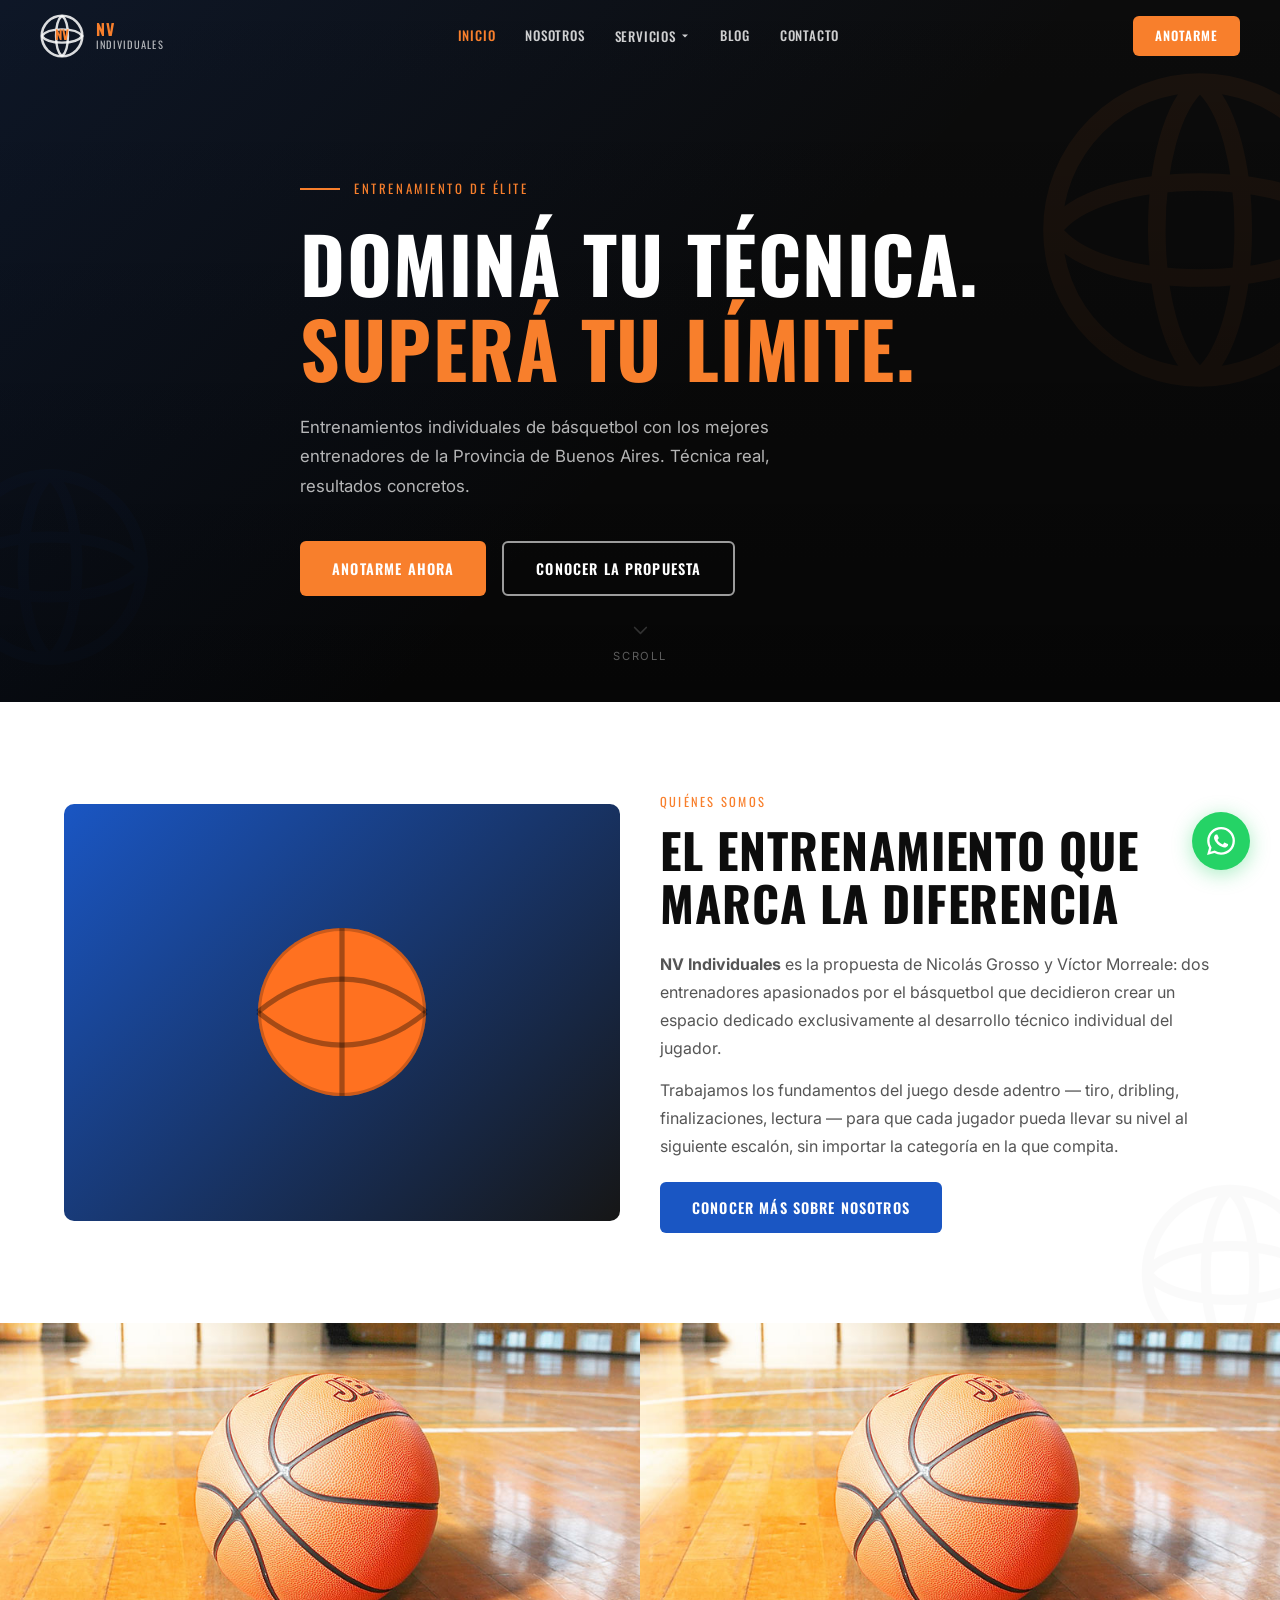
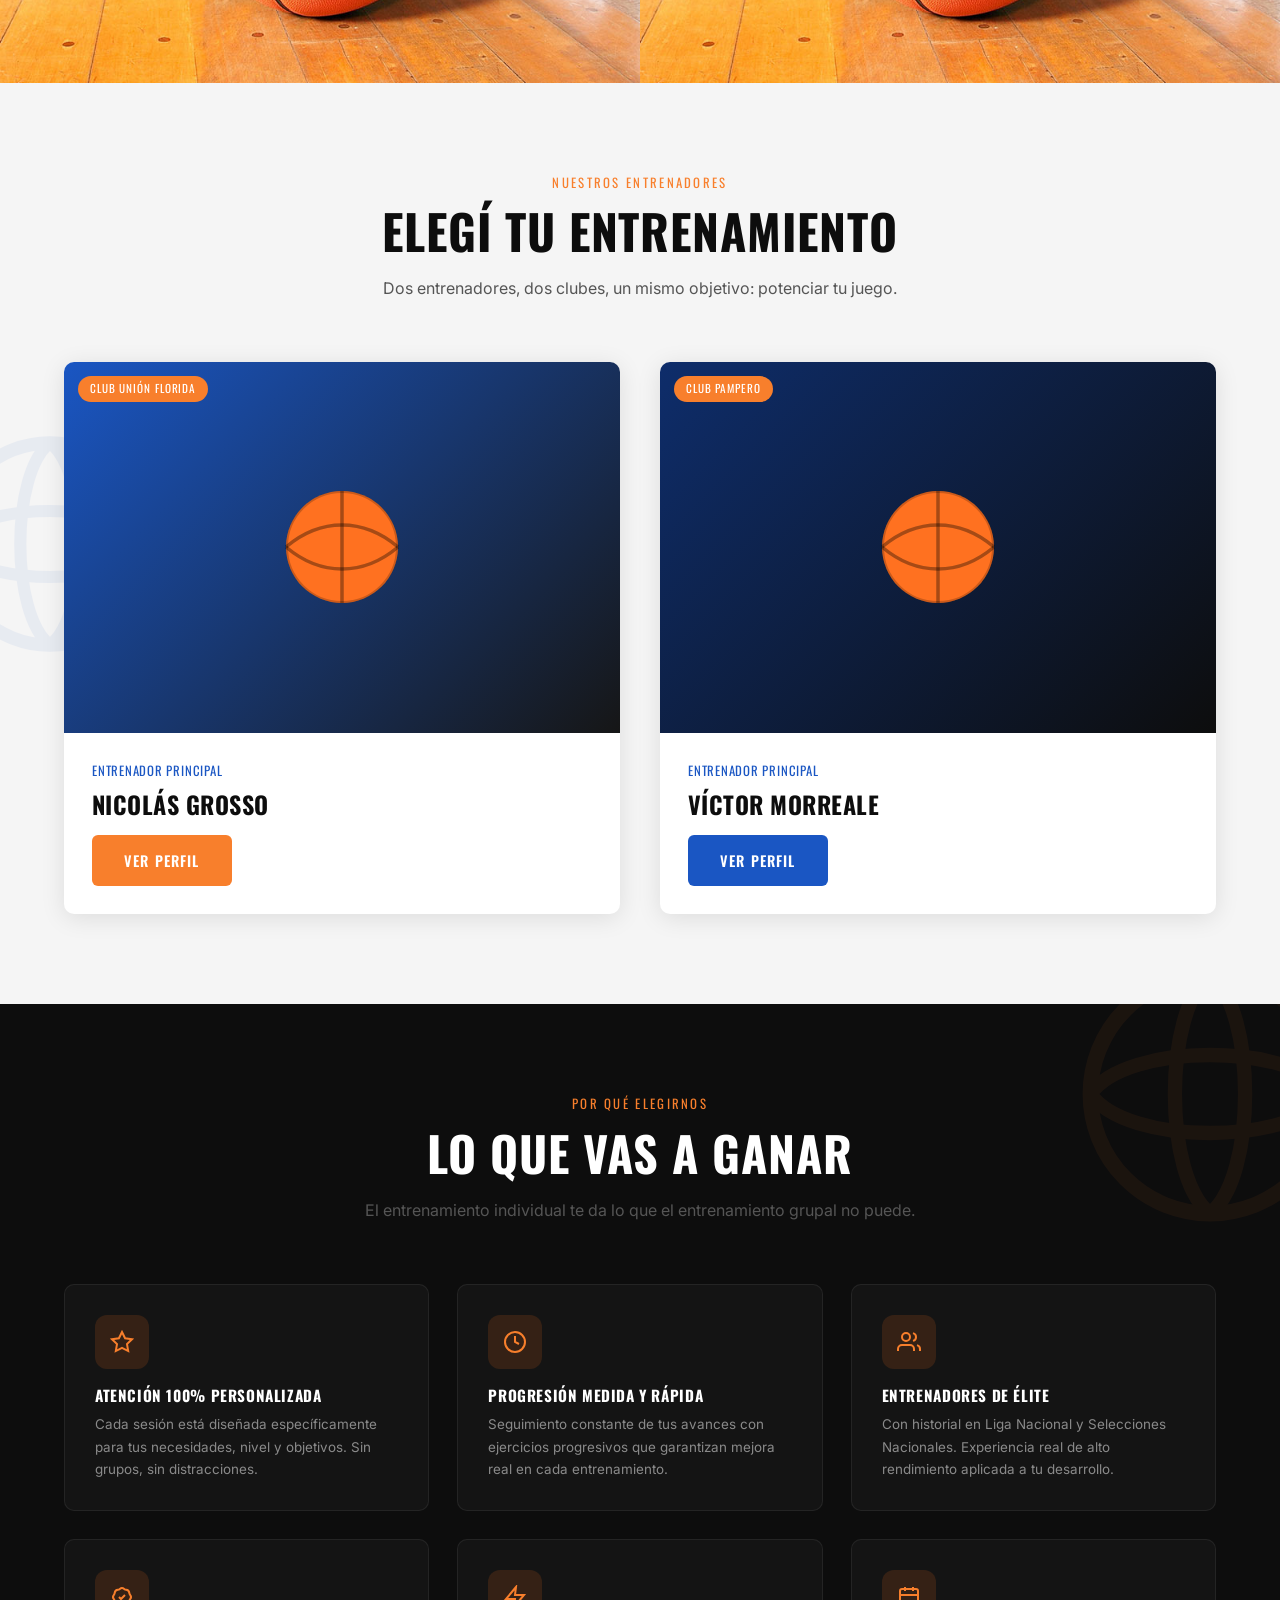
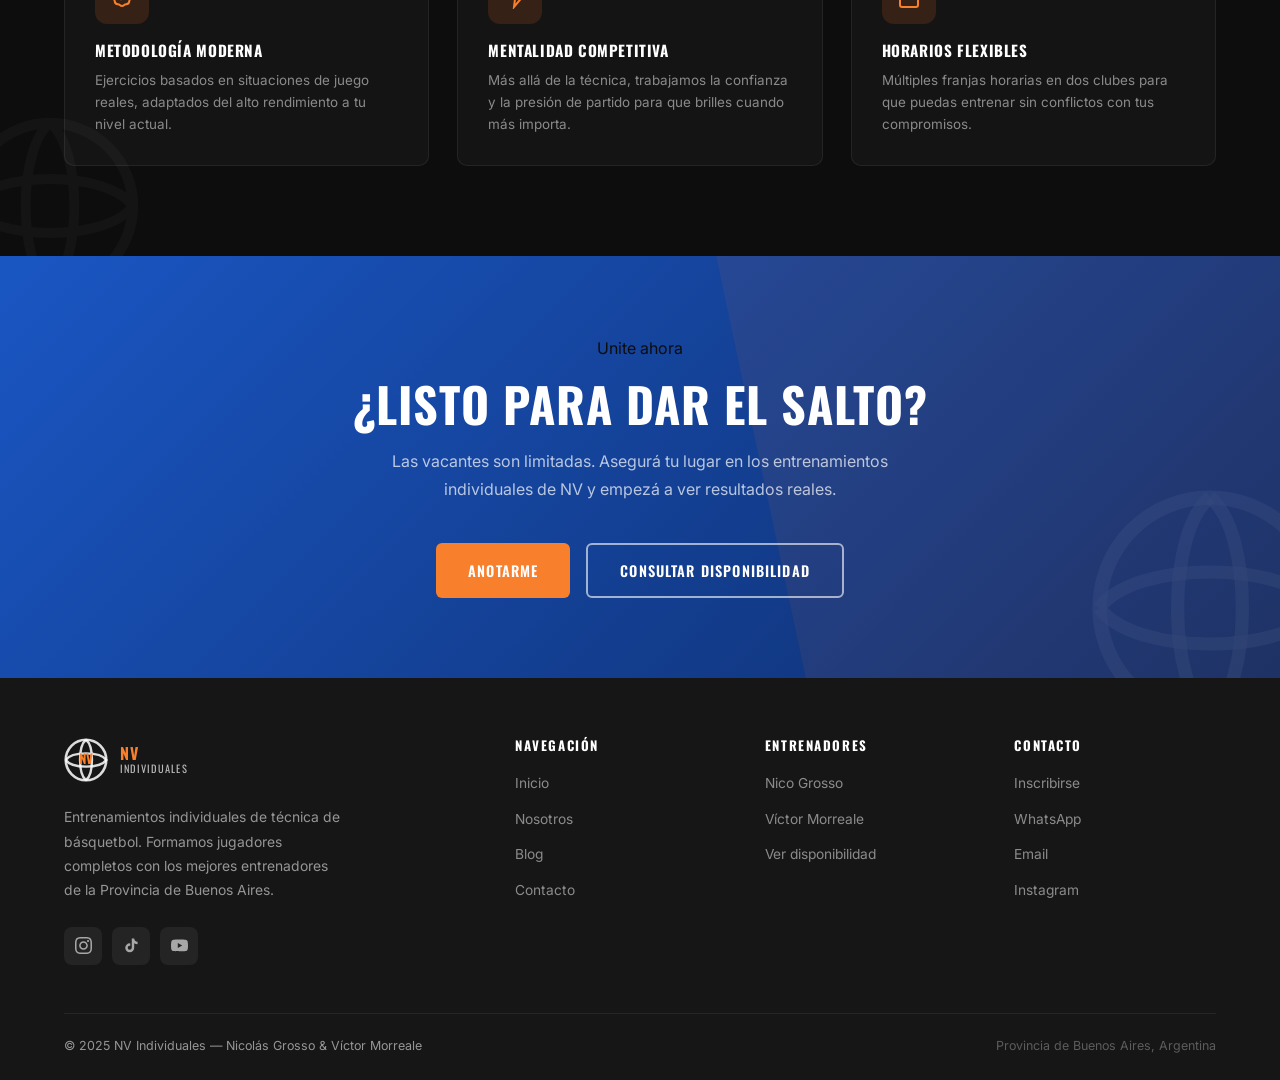
<file: index.html>
<!DOCTYPE html>
<html lang="es">
<head>
  <meta charset="UTF-8">
  <meta name="viewport" content="width=device-width, initial-scale=1.0">
  <meta name="description" content="NV Individuales – Entrenamientos individuales de técnica de básquetbol con Nicolás Grosso y Víctor Morreale. Mejorá tu juego con los mejores entrenadores de la Provincia de Buenos Aires.">
  <meta property="og:title" content="NV Individuales – Entrenamiento de Élite en Básquetbol">
  <meta property="og:type" content="website">
  <title>NV Individuales – Entrenamiento de Técnica Individual de Básquetbol</title>
  <link rel="stylesheet" href="./css/style.css">
</head>
<body data-depth="0">

  <div id="nav-inject"></div>

  <!-- HERO -->
  <section class="hero">
    <div class="hero-overlay"></div>
    <!-- Brand basketball decos -->
    <div class="bb-deco-wrap" aria-hidden="true">
      <svg class="bb-deco" style="right:-80px;top:10%;width:320px;height:320px;opacity:.07" viewBox="0 0 100 100" fill="none"><circle cx="50" cy="50" r="46" stroke="#f87f2c" stroke-width="6"/><path d="M4 50 C18 30 82 30 96 50 C82 70 18 70 4 50" stroke="#f87f2c" stroke-width="5.5" fill="none"/><path d="M50 4 C32 18 32 82 50 96" stroke="#f87f2c" stroke-width="5.5" fill="none"/><path d="M50 4 C68 18 68 82 50 96" stroke="#f87f2c" stroke-width="5.5" fill="none"/></svg>
      <svg class="bb-deco" style="left:-50px;bottom:5%;width:200px;height:200px;opacity:.05" viewBox="0 0 100 100" fill="none"><circle cx="50" cy="50" r="46" stroke="#1a56c3" stroke-width="6"/><path d="M4 50 C18 30 82 30 96 50 C82 70 18 70 4 50" stroke="#1a56c3" stroke-width="5.5" fill="none"/><path d="M50 4 C32 18 32 82 50 96" stroke="#1a56c3" stroke-width="5.5" fill="none"/><path d="M50 4 C68 18 68 82 50 96" stroke="#1a56c3" stroke-width="5.5" fill="none"/></svg>
    </div>

    <div class="container hero-inner">
      <p class="hero-tag">Entrenamiento de Élite</p>
      <h1>
        Dominá tu técnica.
        <em>Superá tu límite.</em>
      </h1>
      <p class="hero-sub">
        Entrenamientos individuales de básquetbol con los mejores entrenadores de la Provincia de Buenos Aires. Técnica real, resultados concretos.
      </p>
      <div class="hero-btns">
        <a href="./contacto.html" class="btn btn-orange">Anotarme ahora</a>
        <a href="./nosotros.html" class="btn btn-outline">Conocer la propuesta</a>
      </div>
    </div>

    <div class="scroll-hint">
      <svg width="20" height="20" fill="none" stroke="currentColor" viewBox="0 0 24 24"><path stroke-linecap="round" stroke-linejoin="round" stroke-width="2" d="M19 9l-7 7-7-7"/></svg>
      scroll
    </div>
  </section>

  <!-- ABOUT PREVIEW -->
  <section class="section about-preview" style="background:#fff;position:relative;overflow:hidden;">
    <div class="bb-deco-wrap" aria-hidden="true">
      <svg class="bb-deco" style="right:-40px;bottom:-40px;width:180px;height:180px;opacity:.06" viewBox="0 0 100 100" fill="none"><circle cx="50" cy="50" r="46" stroke="#b6b1b1" stroke-width="6"/><path d="M4 50 C18 30 82 30 96 50 C82 70 18 70 4 50" stroke="#b6b1b1" stroke-width="5.5" fill="none"/><path d="M50 4 C32 18 32 82 50 96" stroke="#b6b1b1" stroke-width="5.5" fill="none"/><path d="M50 4 C68 18 68 82 50 96" stroke="#b6b1b1" stroke-width="5.5" fill="none"/></svg>
    </div>
    <div class="container" style="position:relative;z-index:1;">
      <div class="g2">
        <div class="about-img fade-in">
          <div class="bb-inject" data-size="180px"></div>
        </div>
        <div class="about-content fade-up">
          <span class="label">Quiénes somos</span>
          <h2>El entrenamiento que marca la diferencia</h2>
          <p>
            <strong>NV Individuales</strong> es la propuesta de Nicolás Grosso y Víctor Morreale: dos entrenadores apasionados por el básquetbol que decidieron crear un espacio dedicado exclusivamente al desarrollo técnico individual del jugador.
          </p>
          <p>
            Trabajamos los fundamentos del juego desde adentro — tiro, dribling, finalizaciones, lectura — para que cada jugador pueda llevar su nivel al siguiente escalón, sin importar la categoría en la que compita.
          </p>
          <a href="./nosotros.html" class="btn btn-blue" style="margin-top:8px;">Conocer más sobre nosotros</a>
        </div>
      </div>
    </div>
  </section>

  <!-- PHOTO STRIP -->
  <div class="photo-strip">
    <div class="photo-strip-item">
      <img src="./assets/img/foto-home-1.jpg" alt="Entrenamiento NV Individuales" onerror="this.style.display='none'">
    </div>
    <div class="photo-strip-item" style="background:linear-gradient(135deg,#0e2d6b 0%,#0D0D0D 100%);">
      <img src="./assets/img/foto-home-2.jpg" alt="Entrenamiento NV Individuales" onerror="this.style.display='none'">
    </div>
  </div>

  <!-- SERVICES -->
  <section class="section" style="background:#F5F5F5;position:relative;overflow:hidden;">
    <div class="bb-deco-wrap" aria-hidden="true">
      <svg class="bb-deco" style="left:-60px;top:50%;transform:translateY(-50%);width:220px;height:220px;opacity:.06" viewBox="0 0 100 100" fill="none"><circle cx="50" cy="50" r="46" stroke="#1a56c3" stroke-width="6"/><path d="M4 50 C18 30 82 30 96 50 C82 70 18 70 4 50" stroke="#1a56c3" stroke-width="5.5" fill="none"/><path d="M50 4 C32 18 32 82 50 96" stroke="#1a56c3" stroke-width="5.5" fill="none"/><path d="M50 4 C68 18 68 82 50 96" stroke="#1a56c3" stroke-width="5.5" fill="none"/></svg>
    </div>
    <div class="container" style="position:relative;z-index:1;">
      <div class="section-header fade-up">
        <span class="label">Nuestros entrenadores</span>
        <h2>Elegí tu entrenamiento</h2>
        <p>Dos entrenadores, dos clubes, un mismo objetivo: potenciar tu juego.</p>
      </div>
      <div class="g2">
        <!-- Nico -->
        <div class="srv-card fade-up d1">
          <div class="srv-card-img">
            <span class="club-tag">Club Unión Florida</span>
            <div class="bb-inject" data-size="120px"></div>
          </div>
          <div class="srv-card-body">
            <span class="role">Entrenador principal</span>
            <h3>Nicolás Grosso</h3>
            <a href="./servicios/nico-grosso.html" class="btn btn-orange">Ver perfil</a>
          </div>
        </div>
        <!-- Víctor -->
        <div class="srv-card fade-up d2">
          <div class="srv-card-img" style="background:linear-gradient(135deg,#0e2d6b 0%,#0D0D0D 100%);">
            <span class="club-tag">Club Pampero</span>
            <div class="bb-inject" data-size="120px"></div>
          </div>
          <div class="srv-card-body">
            <span class="role">Entrenador principal</span>
            <h3>Víctor Morreale</h3>
            <a href="./servicios/victor-morreale.html" class="btn btn-blue">Ver perfil</a>
          </div>
        </div>
      </div>
    </div>
  </section>

  <!-- BENEFITS -->
  <section class="section benefits-bg" style="position:relative;">
    <div class="bb-deco-wrap" aria-hidden="true">
      <svg class="bb-deco" style="right:-60px;top:-40px;width:260px;height:260px;opacity:.06" viewBox="0 0 100 100" fill="none"><circle cx="50" cy="50" r="46" stroke="#f87f2c" stroke-width="6"/><path d="M4 50 C18 30 82 30 96 50 C82 70 18 70 4 50" stroke="#f87f2c" stroke-width="5.5" fill="none"/><path d="M50 4 C32 18 32 82 50 96" stroke="#f87f2c" stroke-width="5.5" fill="none"/><path d="M50 4 C68 18 68 82 50 96" stroke="#f87f2c" stroke-width="5.5" fill="none"/></svg>
      <svg class="bb-deco" style="left:-40px;bottom:-40px;width:180px;height:180px;opacity:.04" viewBox="0 0 100 100" fill="none"><circle cx="50" cy="50" r="46" stroke="#b6b1b1" stroke-width="6"/><path d="M4 50 C18 30 82 30 96 50 C82 70 18 70 4 50" stroke="#b6b1b1" stroke-width="5.5" fill="none"/><path d="M50 4 C32 18 32 82 50 96" stroke="#b6b1b1" stroke-width="5.5" fill="none"/><path d="M50 4 C68 18 68 82 50 96" stroke="#b6b1b1" stroke-width="5.5" fill="none"/></svg>
    </div>
    <div class="container" style="position:relative;z-index:1;">
      <div class="section-header fade-up">
        <span class="label">Por qué elegirnos</span>
        <h2 style="color:#fff;">Lo que vas a ganar</h2>
        <p>El entrenamiento individual te da lo que el entrenamiento grupal no puede.</p>
      </div>
      <div class="g3">
        <div class="ben-item fade-up d1">
          <div class="ben-icon"><svg width="24" height="24" fill="none" stroke="currentColor" stroke-width="2" viewBox="0 0 24 24"><path d="M12 2l3.09 6.26L22 9.27l-5 4.87 1.18 6.88L12 17.77l-6.18 3.25L7 14.14 2 9.27l6.91-1.01L12 2z"/></svg></div>
          <h4>Atención 100% personalizada</h4>
          <p>Cada sesión está diseñada específicamente para tus necesidades, nivel y objetivos. Sin grupos, sin distracciones.</p>
        </div>
        <div class="ben-item fade-up d2">
          <div class="ben-icon"><svg width="24" height="24" fill="none" stroke="currentColor" stroke-width="2" viewBox="0 0 24 24"><circle cx="12" cy="12" r="10"/><path d="M12 6v6l4 2"/></svg></div>
          <h4>Progresión medida y rápida</h4>
          <p>Seguimiento constante de tus avances con ejercicios progresivos que garantizan mejora real en cada entrenamiento.</p>
        </div>
        <div class="ben-item fade-up d3">
          <div class="ben-icon"><svg width="24" height="24" fill="none" stroke="currentColor" stroke-width="2" viewBox="0 0 24 24"><path d="M17 21v-2a4 4 0 00-4-4H5a4 4 0 00-4 4v2"/><circle cx="9" cy="7" r="4"/><path d="M23 21v-2a4 4 0 00-3-3.87M16 3.13a4 4 0 010 7.75"/></svg></div>
          <h4>Entrenadores de élite</h4>
          <p>Con historial en Liga Nacional y Selecciones Nacionales. Experiencia real de alto rendimiento aplicada a tu desarrollo.</p>
        </div>
        <div class="ben-item fade-up d1">
          <div class="ben-icon"><svg width="24" height="24" fill="none" stroke="currentColor" stroke-width="2" viewBox="0 0 24 24"><path d="M9 12l2 2 4-4M7.835 4.697a3.42 3.42 0 001.946-.806 3.42 3.42 0 014.438 0 3.42 3.42 0 001.946.806 3.42 3.42 0 013.138 3.138 3.42 3.42 0 00.806 1.946 3.42 3.42 0 010 4.438 3.42 3.42 0 00-.806 1.946 3.42 3.42 0 01-3.138 3.138 3.42 3.42 0 00-1.946.806 3.42 3.42 0 01-4.438 0 3.42 3.42 0 00-1.946-.806 3.42 3.42 0 01-3.138-3.138 3.42 3.42 0 00-.806-1.946 3.42 3.42 0 010-4.438 3.42 3.42 0 00.806-1.946 3.42 3.42 0 013.138-3.138z"/></svg></div>
          <h4>Metodología moderna</h4>
          <p>Ejercicios basados en situaciones de juego reales, adaptados del alto rendimiento a tu nivel actual.</p>
        </div>
        <div class="ben-item fade-up d2">
          <div class="ben-icon"><svg width="24" height="24" fill="none" stroke="currentColor" stroke-width="2" viewBox="0 0 24 24"><path d="M13 2L3 14h9l-1 8 10-12h-9l1-8z"/></svg></div>
          <h4>Mentalidad competitiva</h4>
          <p>Más allá de la técnica, trabajamos la confianza y la presión de partido para que brilles cuando más importa.</p>
        </div>
        <div class="ben-item fade-up d3">
          <div class="ben-icon"><svg width="24" height="24" fill="none" stroke="currentColor" stroke-width="2" viewBox="0 0 24 24"><rect x="3" y="4" width="18" height="18" rx="2" ry="2"/><line x1="16" y1="2" x2="16" y2="6"/><line x1="8" y1="2" x2="8" y2="6"/><line x1="3" y1="10" x2="21" y2="10"/></svg></div>
          <h4>Horarios flexibles</h4>
          <p>Múltiples franjas horarias en dos clubes para que puedas entrenar sin conflictos con tus compromisos.</p>
        </div>
      </div>
    </div>
  </section>

  <!-- CTA FINAL -->
  <section class="cta-block" style="position:relative;">
    <div class="bb-deco-wrap" aria-hidden="true">
      <svg class="bb-deco" style="right:-50px;bottom:-50px;width:240px;height:240px;opacity:.08" viewBox="0 0 100 100" fill="none"><circle cx="50" cy="50" r="46" stroke="rgba(255,255,255,.6)" stroke-width="6"/><path d="M4 50 C18 30 82 30 96 50 C82 70 18 70 4 50" stroke="rgba(255,255,255,.6)" stroke-width="5.5" fill="none"/><path d="M50 4 C32 18 32 82 50 96" stroke="rgba(255,255,255,.6)" stroke-width="5.5" fill="none"/><path d="M50 4 C68 18 68 82 50 96" stroke="rgba(255,255,255,.6)" stroke-width="5.5" fill="none"/></svg>
    </div>
    <div class="container" style="position:relative;z-index:1;">
      <span class="section-header label" style="display:block;margin-bottom:16px;">Unite ahora</span>
      <h2>¿Listo para dar el salto?</h2>
      <p>Las vacantes son limitadas. Asegurá tu lugar en los entrenamientos individuales de NV y empezá a ver resultados reales.</p>
      <div class="btns">
        <a href="./contacto.html" class="btn btn-orange">Anotarme</a>
        <a href="./contacto.html" class="btn btn-outline">Consultar disponibilidad</a>
      </div>
    </div>
  </section>

  <div id="footer-inject"></div>
  <script src="./js/main.js"></script>
</body>
</html>
</file>
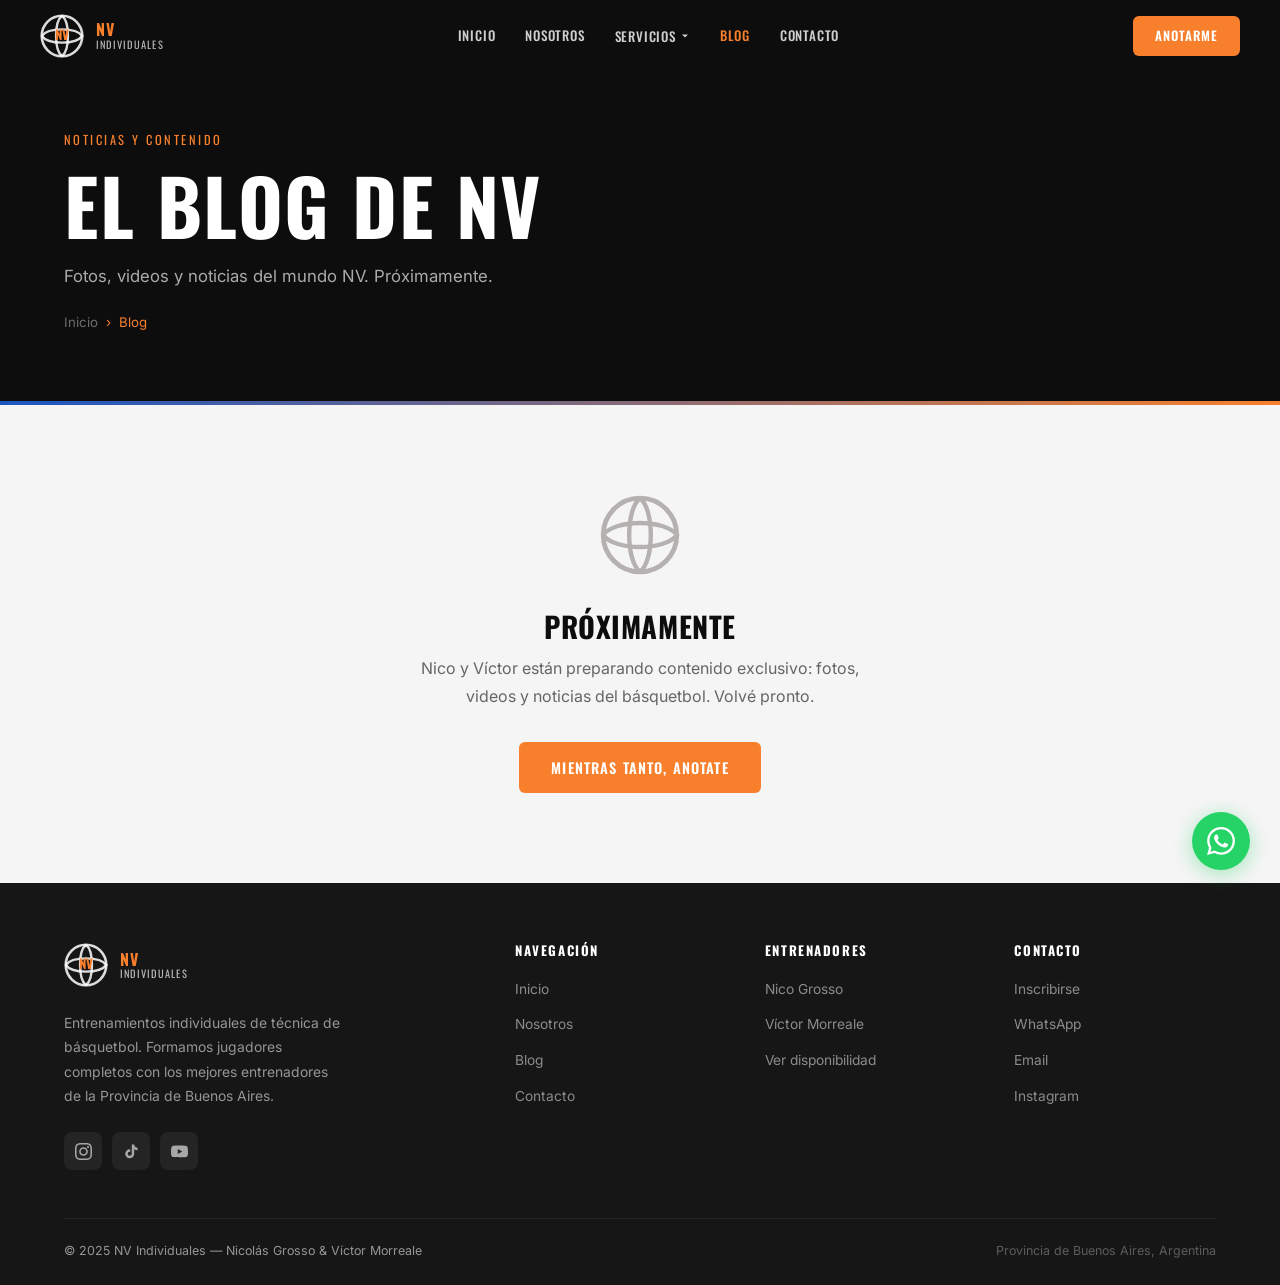
<file: blog.html>
<!DOCTYPE html>
<html lang="es">
<head>
  <meta charset="UTF-8">
  <meta name="viewport" content="width=device-width, initial-scale=1.0">
  <meta name="description" content="Blog de NV Individuales – Próximamente: fotos, videos y noticias del mundo NV.">
  <title>Blog – NV Individuales</title>
  <link rel="stylesheet" href="./css/style.css">
</head>
<body data-depth="0">

  <div id="nav-inject"></div>

  <!-- PAGE HERO -->
  <section class="page-hero">
    <div class="container">
      <span class="label">Noticias y contenido</span>
      <h1>El Blog de NV</h1>
      <p>Fotos, videos y noticias del mundo NV. Próximamente.</p>
      <div class="breadcrumb">
        <a href="./index.html">Inicio</a>
        <span>›</span>
        <span>Blog</span>
      </div>
    </div>
  </section>

  <!-- EMPTY STATE -->
  <section class="section" style="background:#F5F5F5;text-align:center;">
    <div class="container">
      <div style="max-width:480px;margin:0 auto;" class="fade-up">
        <svg width="80" height="80" viewBox="0 0 100 100" fill="none" style="margin:0 auto 28px;" xmlns="http://www.w3.org/2000/svg">
          <circle cx="50" cy="50" r="46" stroke="#b6b1b1" stroke-width="6"/>
          <path d="M4 50 C18 30 82 30 96 50 C82 70 18 70 4 50" stroke="#b6b1b1" stroke-width="5.5" fill="none"/>
          <path d="M50 4 C32 18 32 82 50 96" stroke="#b6b1b1" stroke-width="5.5" fill="none"/>
          <path d="M50 4 C68 18 68 82 50 96" stroke="#b6b1b1" stroke-width="5.5" fill="none"/>
        </svg>
        <h2 style="font-size:1.8rem;margin-bottom:12px;">Próximamente</h2>
        <p style="color:#666;margin-bottom:32px;">Nico y Víctor están preparando contenido exclusivo: fotos, videos y noticias del básquetbol. Volvé pronto.</p>
        <a href="./contacto.html" class="btn btn-orange">Mientras tanto, anotate</a>
      </div>
    </div>
  </section>

  <div id="footer-inject"></div>
  <script src="./js/main.js"></script>
</body>
</html>
</file>
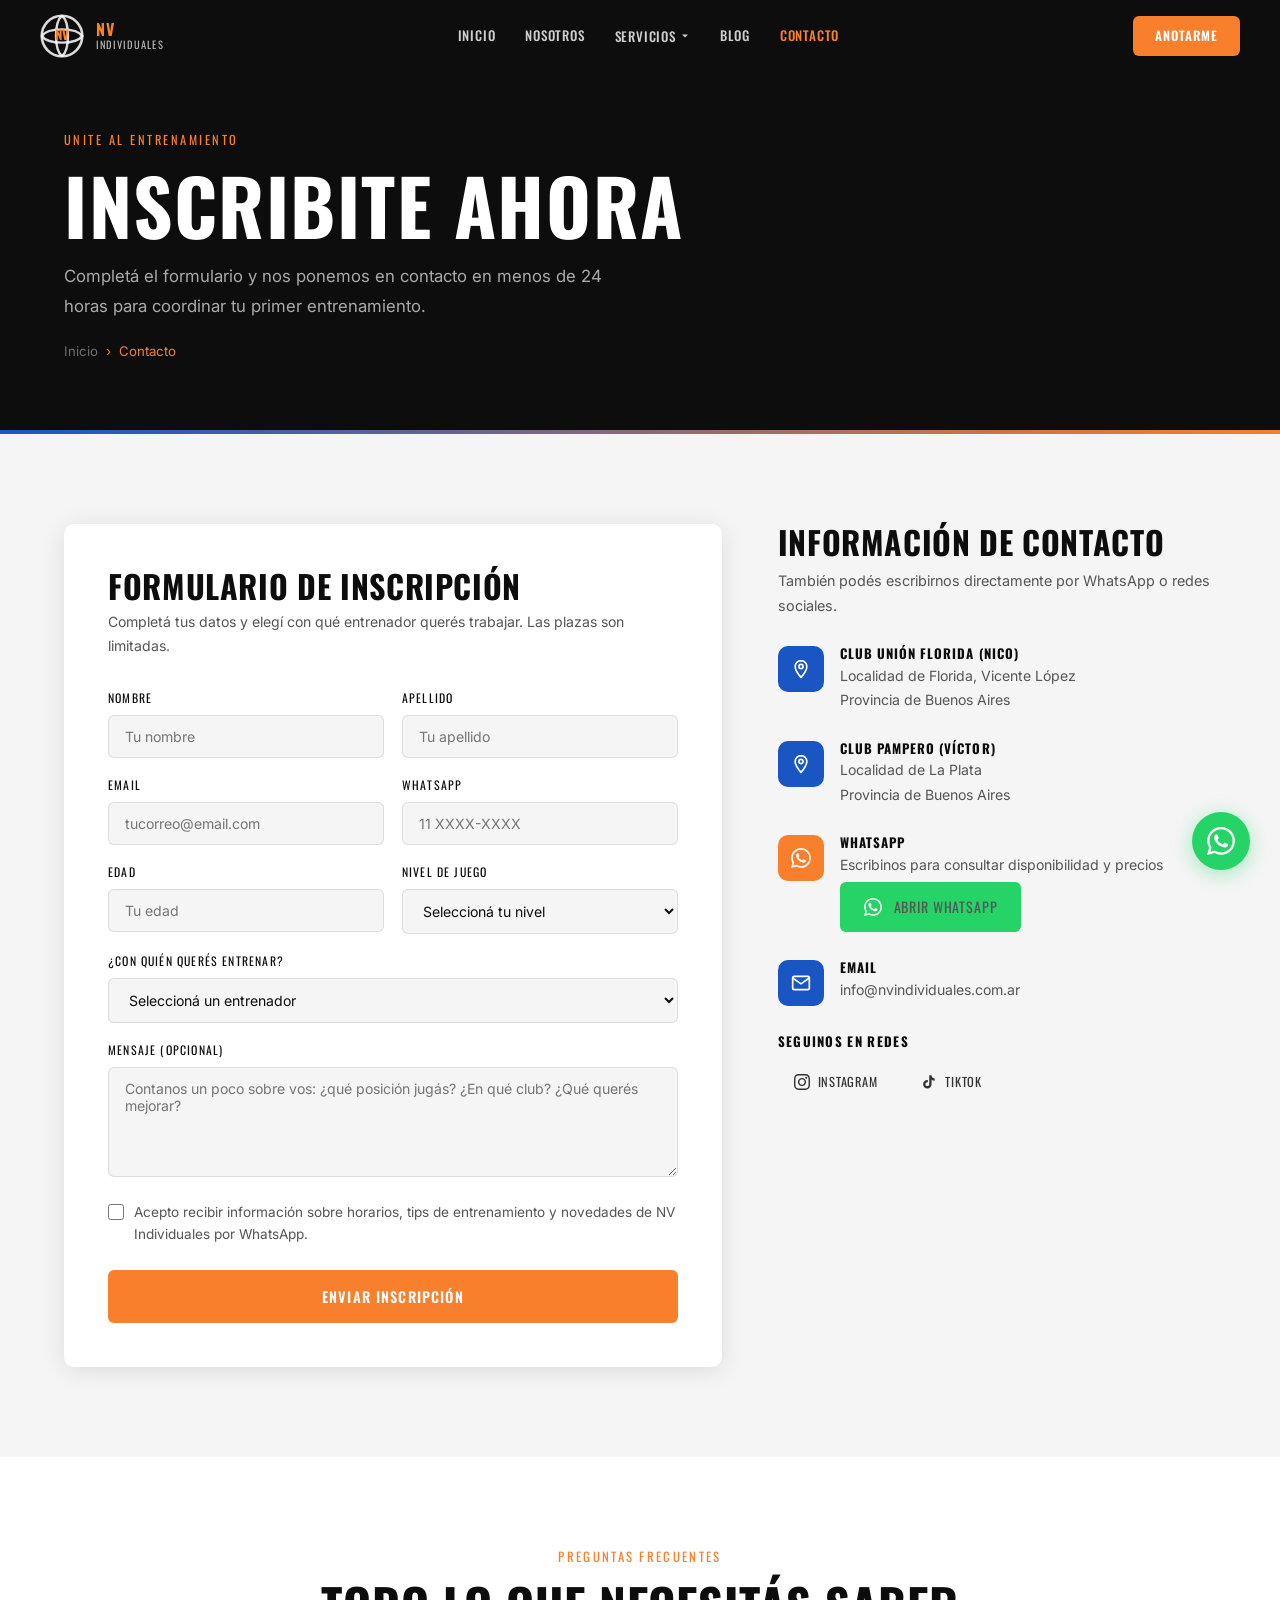
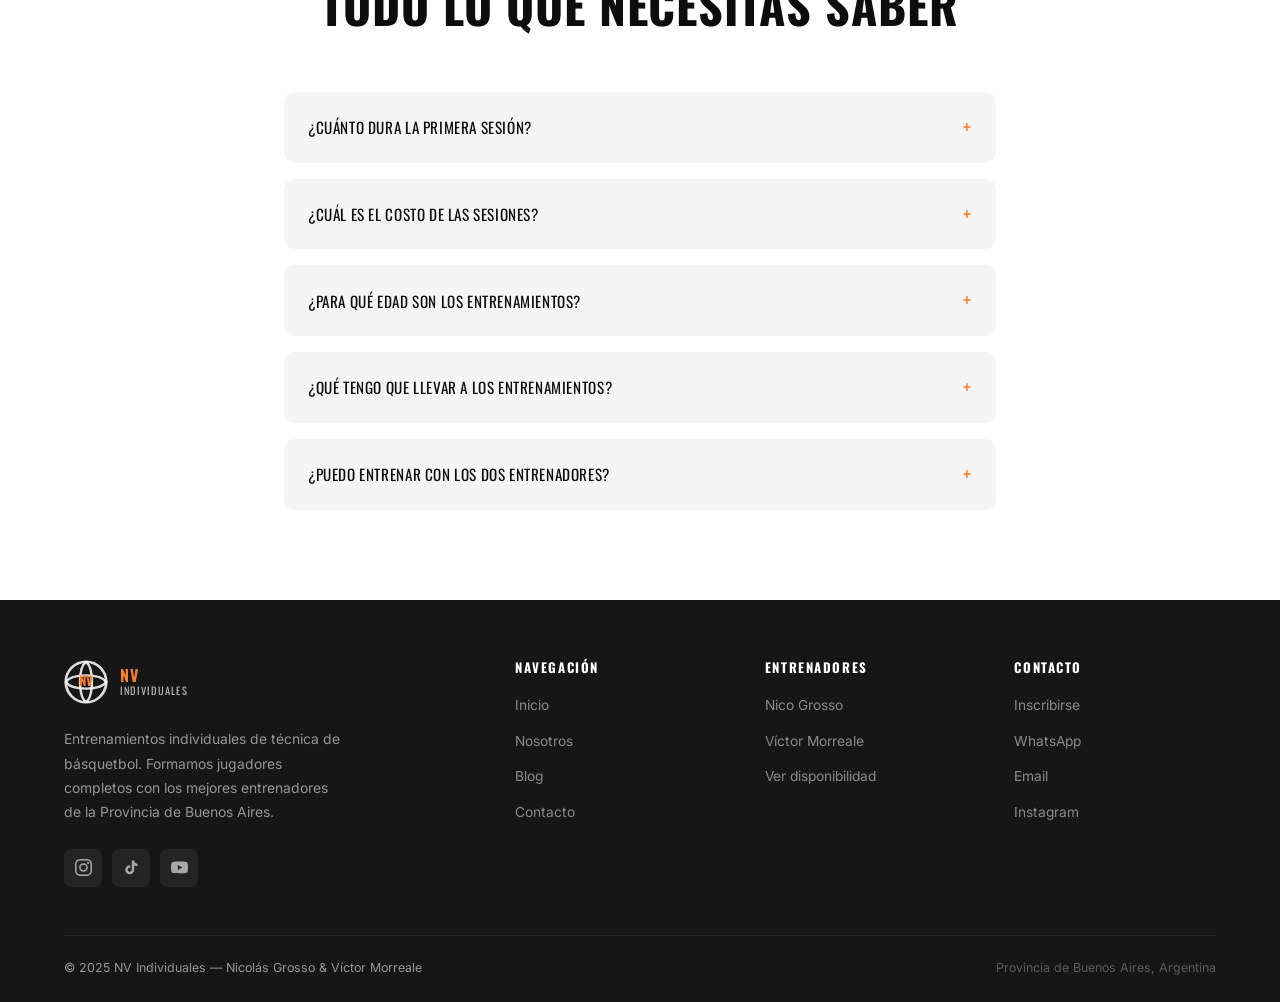
<file: contacto.html>
<!DOCTYPE html>
<html lang="es">
<head>
  <meta charset="UTF-8">
  <meta name="viewport" content="width=device-width, initial-scale=1.0">
  <meta name="description" content="Inscribite en los entrenamientos individuales de básquetbol de NV Individuales. Contactá a Nicolás Grosso o Víctor Morreale y asegurá tu lugar.">
  <title>Inscripción y Contacto – NV Individuales</title>
  <link rel="stylesheet" href="./css/style.css">
</head>
<body data-depth="0">

  <div id="nav-inject"></div>

  <!-- PAGE HERO -->
  <section class="page-hero">
    <div class="container">
      <span class="label">Unite al entrenamiento</span>
      <h1>Inscribite ahora</h1>
      <p>Completá el formulario y nos ponemos en contacto en menos de 24 horas para coordinar tu primer entrenamiento.</p>
      <div class="breadcrumb">
        <a href="./index.html">Inicio</a>
        <span>›</span>
        <span>Contacto</span>
      </div>
    </div>
  </section>

  <!-- CONTACT SECTION -->
  <section class="section contact-bg">
    <div class="container">
      <div class="contact-grid">

        <!-- FORM -->
        <div class="contact-form fade-up">
          <h3>Formulario de inscripción</h3>
          <p>Completá tus datos y elegí con qué entrenador querés trabajar. Las plazas son limitadas.</p>
          <form id="contactForm" novalidate>
            <div class="form-row">
              <div class="form-group">
                <label for="nombre">Nombre</label>
                <input type="text" id="nombre" name="nombre" placeholder="Tu nombre" required>
              </div>
              <div class="form-group">
                <label for="apellido">Apellido</label>
                <input type="text" id="apellido" name="apellido" placeholder="Tu apellido" required>
              </div>
            </div>
            <div class="form-row">
              <div class="form-group">
                <label for="email">Email</label>
                <input type="email" id="email" name="email" placeholder="tucorreo@email.com" required>
              </div>
              <div class="form-group">
                <label for="whatsapp">WhatsApp</label>
                <input type="tel" id="whatsapp" name="whatsapp" placeholder="11 XXXX-XXXX" required>
              </div>
            </div>
            <div class="form-row">
              <div class="form-group">
                <label for="edad">Edad</label>
                <input type="number" id="edad" name="edad" placeholder="Tu edad" min="8" max="60">
              </div>
              <div class="form-group">
                <label for="nivel">Nivel de juego</label>
                <select id="nivel" name="nivel">
                  <option value="">Seleccioná tu nivel</option>
                  <option value="principiante">Principiante (estoy empezando)</option>
                  <option value="intermedio">Intermedio (entreno en club)</option>
                  <option value="avanzado">Avanzado (juego competitivamente)</option>
                </select>
              </div>
            </div>
            <div class="form-group">
              <label for="entrenador">¿Con quién querés entrenar?</label>
              <select id="entrenador" name="entrenador" required>
                <option value="">Seleccioná un entrenador</option>
                <option value="nico">Nicolás Grosso – Club Unión Florida</option>
                <option value="victor">Víctor Morreale – Club Pampero</option>
                <option value="ambos">No lo sé todavía, quiero consultar</option>
              </select>
            </div>
            <div class="form-group">
              <label for="mensaje">Mensaje (opcional)</label>
              <textarea id="mensaje" name="mensaje" placeholder="Contanos un poco sobre vos: ¿qué posición jugás? ¿En qué club? ¿Qué querés mejorar?"></textarea>
            </div>
            <div class="form-group" style="margin-bottom:24px;">
              <label style="display:flex;align-items:flex-start;gap:10px;font-family:var(--ff-b);font-size:.85rem;text-transform:none;letter-spacing:0;color:#555;cursor:pointer;font-weight:400;">
                <input type="checkbox" name="whatsapp-ok" style="width:16px;height:16px;flex-shrink:0;margin-top:2px;">
                Acepto recibir información sobre horarios, tips de entrenamiento y novedades de NV Individuales por WhatsApp.
              </label>
            </div>
            <button type="submit" class="btn btn-orange" style="width:100%;justify-content:center;padding:16px;">
              Enviar inscripción
            </button>
          </form>
        </div>

        <!-- INFO -->
        <div class="contact-info fade-up" style="transition-delay:.15s;">
          <div>
            <h3>Información de contacto</h3>
            <p style="color:#555;font-size:.9rem;margin-top:8px;">También podés escribirnos directamente por WhatsApp o redes sociales.</p>
          </div>

          <div class="info-item">
            <div class="info-icon">
              <svg width="20" height="20" fill="none" stroke="white" stroke-width="2" viewBox="0 0 24 24"><path d="M12 2C8.13 2 5 5.13 5 9c0 5.25 7 13 7 13s7-7.75 7-13c0-3.87-3.13-7-7-7z"/><circle cx="12" cy="9" r="2.5"/></svg>
            </div>
            <div>
              <h5>Club Unión Florida (Nico)</h5>
              <p>Localidad de Florida, Vicente López<br>Provincia de Buenos Aires</p>
            </div>
          </div>

          <div class="info-item">
            <div class="info-icon">
              <svg width="20" height="20" fill="none" stroke="white" stroke-width="2" viewBox="0 0 24 24"><path d="M12 2C8.13 2 5 5.13 5 9c0 5.25 7 13 7 13s7-7.75 7-13c0-3.87-3.13-7-7-7z"/><circle cx="12" cy="9" r="2.5"/></svg>
            </div>
            <div>
              <h5>Club Pampero (Víctor)</h5>
              <p>Localidad de La Plata<br>Provincia de Buenos Aires</p>
            </div>
          </div>

          <div class="info-item">
            <div class="info-icon" style="background:var(--orange);">
              <svg width="20" height="20" fill="white" viewBox="0 0 24 24"><path d="M17.472 14.382c-.297-.149-1.758-.867-2.03-.967-.273-.099-.471-.148-.67.15-.197.297-.767.966-.94 1.164-.173.199-.347.223-.644.075-.297-.15-1.255-.463-2.39-1.475-.883-.788-1.48-1.761-1.653-2.059-.173-.297-.018-.458.13-.606.134-.133.298-.347.446-.52.149-.174.198-.298.298-.497.099-.198.05-.371-.025-.52-.075-.149-.669-1.612-.916-2.207-.242-.579-.487-.5-.669-.51-.173-.008-.371-.01-.57-.01-.198 0-.52.074-.792.372-.272.297-1.04 1.016-1.04 2.479 0 1.462 1.065 2.875 1.213 3.074.149.198 2.096 3.2 5.077 4.487.709.306 1.262.489 1.694.625.712.227 1.36.195 1.871.118.571-.085 1.758-.719 2.006-1.413.248-.694.248-1.289.173-1.413-.074-.124-.272-.198-.57-.347m-5.421 7.403h-.004a9.87 9.87 0 01-5.031-1.378l-.361-.214-3.741.982.998-3.648-.235-.374a9.86 9.86 0 01-1.51-5.26c.001-5.45 4.436-9.884 9.888-9.884 2.64 0 5.122 1.03 6.988 2.898a9.825 9.825 0 012.893 6.994c-.003 5.45-4.437 9.884-9.885 9.884m8.413-18.297A11.815 11.815 0 0012.05 0C5.495 0 .16 5.335.157 11.892c0 2.096.547 4.142 1.588 5.945L.057 24l6.305-1.654a11.882 11.882 0 005.683 1.448h.005c6.554 0 11.89-5.335 11.893-11.893a11.821 11.821 0 00-3.48-8.413z"/></svg>
            </div>
            <div>
              <h5>WhatsApp</h5>
              <p>Escribinos para consultar disponibilidad y precios</p>
              <a href="https://wa.me/5491100000000" class="wa-btn" target="_blank" rel="noopener">
                <svg width="18" height="18" fill="white" viewBox="0 0 24 24"><path d="M17.472 14.382c-.297-.149-1.758-.867-2.03-.967-.273-.099-.471-.148-.67.15-.197.297-.767.966-.94 1.164-.173.199-.347.223-.644.075-.297-.15-1.255-.463-2.39-1.475-.883-.788-1.48-1.761-1.653-2.059-.173-.297-.018-.458.13-.606.134-.133.298-.347.446-.52.149-.174.198-.298.298-.497.099-.198.05-.371-.025-.52-.075-.149-.669-1.612-.916-2.207-.242-.579-.487-.5-.669-.51-.173-.008-.371-.01-.57-.01-.198 0-.52.074-.792.372-.272.297-1.04 1.016-1.04 2.479 0 1.462 1.065 2.875 1.213 3.074.149.198 2.096 3.2 5.077 4.487.709.306 1.262.489 1.694.625.712.227 1.36.195 1.871.118.571-.085 1.758-.719 2.006-1.413.248-.694.248-1.289.173-1.413-.074-.124-.272-.198-.57-.347m-5.421 7.403h-.004a9.87 9.87 0 01-5.031-1.378l-.361-.214-3.741.982.998-3.648-.235-.374a9.86 9.86 0 01-1.51-5.26c.001-5.45 4.436-9.884 9.888-9.884 2.64 0 5.122 1.03 6.988 2.898a9.825 9.825 0 012.893 6.994c-.003 5.45-4.437 9.884-9.885 9.884m8.413-18.297A11.815 11.815 0 0012.05 0C5.495 0 .16 5.335.157 11.892c0 2.096.547 4.142 1.588 5.945L.057 24l6.305-1.654a11.882 11.882 0 005.683 1.448h.005c6.554 0 11.89-5.335 11.893-11.893a11.821 11.821 0 00-3.48-8.413z"/></svg>
                Abrir WhatsApp
              </a>
            </div>
          </div>

          <div class="info-item">
            <div class="info-icon">
              <svg width="20" height="20" fill="none" stroke="white" stroke-width="2" viewBox="0 0 24 24"><path d="M4 4h16c1.1 0 2 .9 2 2v12c0 1.1-.9 2-2 2H4c-1.1 0-2-.9-2-2V6c0-1.1.9-2 2-2z"/><polyline points="22,6 12,13 2,6"/></svg>
            </div>
            <div>
              <h5>Email</h5>
              <a href="mailto:info@nvindividuales.com.ar">info@nvindividuales.com.ar</a>
            </div>
          </div>

          <!-- Social -->
          <div>
            <h5 style="font-family:var(--ff-h);font-size:.82rem;letter-spacing:.1em;text-transform:uppercase;color:var(--dark);margin-bottom:14px;">Seguinos en redes</h5>
            <div style="display:flex;gap:12px;">
              <a href="#" style="display:flex;align-items:center;gap:8px;background:#F5F5F5;padding:10px 16px;border-radius:8px;font-family:var(--ff-h);font-size:.78rem;letter-spacing:.06em;text-transform:uppercase;color:#333;transition:all .2s;" onmouseover="this.style.background='#E1306C';this.style.color='#fff'" onmouseout="this.style.background='#F5F5F5';this.style.color='#333'">
                <svg width="16" height="16" fill="currentColor" viewBox="0 0 24 24"><path d="M12 2.163c3.204 0 3.584.012 4.85.07 3.252.148 4.771 1.691 4.919 4.919.058 1.265.069 1.645.069 4.849 0 3.205-.012 3.584-.069 4.849-.149 3.225-1.664 4.771-4.919 4.919-1.266.058-1.644.07-4.85.07-3.204 0-3.584-.012-4.849-.07-3.26-.149-4.771-1.699-4.919-4.92-.058-1.265-.07-1.644-.07-4.849 0-3.204.013-3.583.07-4.849.149-3.227 1.664-4.771 4.919-4.919 1.266-.057 1.645-.069 4.849-.069zm0-2.163c-3.259 0-3.667.014-4.947.072-4.358.2-6.78 2.618-6.98 6.98-.059 1.281-.073 1.689-.073 4.948 0 3.259.014 3.668.072 4.948.2 4.358 2.618 6.78 6.98 6.98 1.281.058 1.689.072 4.948.072 3.259 0 3.668-.014 4.948-.072 4.354-.2 6.782-2.618 6.979-6.98.059-1.28.073-1.689.073-4.948 0-3.259-.014-3.667-.072-4.947-.196-4.354-2.617-6.78-6.979-6.98-1.281-.059-1.69-.073-4.949-.073zm0 5.838c-3.403 0-6.162 2.759-6.162 6.162s2.759 6.163 6.162 6.163 6.162-2.759 6.162-6.163c0-3.403-2.759-6.162-6.162-6.162zm0 10.162c-2.209 0-4-1.79-4-4 0-2.209 1.791-4 4-4s4 1.791 4 4c0 2.21-1.791 4-4 4zm6.406-11.845c-.796 0-1.441.645-1.441 1.44s.645 1.44 1.441 1.44c.795 0 1.439-.645 1.439-1.44s-.644-1.44-1.439-1.44z"/></svg>
                Instagram
              </a>
              <a href="#" style="display:flex;align-items:center;gap:8px;background:#F5F5F5;padding:10px 16px;border-radius:8px;font-family:var(--ff-h);font-size:.78rem;letter-spacing:.06em;text-transform:uppercase;color:#333;transition:all .2s;" onmouseover="this.style.background='#010101';this.style.color='#fff'" onmouseout="this.style.background='#F5F5F5';this.style.color='#333'">
                <svg width="16" height="16" fill="currentColor" viewBox="0 0 24 24"><path d="M19.59 6.69a4.83 4.83 0 01-3.77-4.25V2h-3.45v13.67a2.89 2.89 0 01-2.88 2.5 2.89 2.89 0 01-2.89-2.89 2.89 2.89 0 012.89-2.89c.28 0 .54.04.79.1V9.01a6.27 6.27 0 00-.79-.05 6.34 6.34 0 00-6.34 6.34 6.34 6.34 0 006.34 6.34 6.34 6.34 0 006.33-6.34V8.69a8.18 8.18 0 004.78 1.52V6.74a4.85 4.85 0 01-1.01-.05z"/></svg>
                TikTok
              </a>
            </div>
          </div>
        </div>
      </div>
    </div>
  </section>

  <!-- FAQ -->
  <section class="section" style="background:#fff;">
    <div class="container" style="max-width:760px;">
      <div class="section-header fade-up">
        <span class="label">Preguntas frecuentes</span>
        <h2>Todo lo que necesitás saber</h2>
      </div>
      <div style="display:flex;flex-direction:column;gap:16px;" class="fade-up">
        <details style="background:#F5F5F5;border-radius:10px;padding:20px 24px;cursor:pointer;">
          <summary style="font-family:var(--ff-h);font-size:.95rem;letter-spacing:.04em;text-transform:uppercase;list-style:none;display:flex;justify-content:space-between;align-items:center;">¿Cuánto dura la primera sesión? <span style="color:var(--orange);font-size:1.2rem;">+</span></summary>
          <p style="color:#555;font-size:.9rem;margin-top:14px;line-height:1.7;">La primera sesión es una <strong>evaluación gratuita</strong> de 60 minutos donde el entrenador evalúa tu nivel, identifica tus fortalezas y áreas de mejora, y te presenta una propuesta de trabajo personalizada.</p>
        </details>
        <details style="background:#F5F5F5;border-radius:10px;padding:20px 24px;cursor:pointer;">
          <summary style="font-family:var(--ff-h);font-size:.95rem;letter-spacing:.04em;text-transform:uppercase;list-style:none;display:flex;justify-content:space-between;align-items:center;">¿Cuál es el costo de las sesiones? <span style="color:var(--orange);font-size:1.2rem;">+</span></summary>
          <p style="color:#555;font-size:.9rem;margin-top:14px;line-height:1.7;">Los precios varían según la frecuencia y el formato (individual o dúo). Consultanos por WhatsApp o completá el formulario y te enviamos los valores actualizados junto con las opciones disponibles.</p>
        </details>
        <details style="background:#F5F5F5;border-radius:10px;padding:20px 24px;cursor:pointer;">
          <summary style="font-family:var(--ff-h);font-size:.95rem;letter-spacing:.04em;text-transform:uppercase;list-style:none;display:flex;justify-content:space-between;align-items:center;">¿Para qué edad son los entrenamientos? <span style="color:var(--orange);font-size:1.2rem;">+</span></summary>
          <p style="color:#555;font-size:.9rem;margin-top:14px;line-height:1.7;">Trabajamos con jugadores desde los 10 años hasta adultos. El contenido se adapta completamente a la edad, nivel y objetivos de cada jugador. Tenemos experiencia con categorías formativas (minibasquet, infantil, cadetes) y adultos.</p>
        </details>
        <details style="background:#F5F5F5;border-radius:10px;padding:20px 24px;cursor:pointer;">
          <summary style="font-family:var(--ff-h);font-size:.95rem;letter-spacing:.04em;text-transform:uppercase;list-style:none;display:flex;justify-content:space-between;align-items:center;">¿Qué tengo que llevar a los entrenamientos? <span style="color:var(--orange);font-size:1.2rem;">+</span></summary>
          <p style="color:#555;font-size:.9rem;margin-top:14px;line-height:1.7;">Zapatillas de básquet (recomendado), ropa deportiva cómoda, botella de agua y muchas ganas. El entrenador provee los materiales y pelotas necesarios para el trabajo.</p>
        </details>
        <details style="background:#F5F5F5;border-radius:10px;padding:20px 24px;cursor:pointer;">
          <summary style="font-family:var(--ff-h);font-size:.95rem;letter-spacing:.04em;text-transform:uppercase;list-style:none;display:flex;justify-content:space-between;align-items:center;">¿Puedo entrenar con los dos entrenadores? <span style="color:var(--orange);font-size:1.2rem;">+</span></summary>
          <p style="color:#555;font-size:.9rem;margin-top:14px;line-height:1.7;">¡Sí! Varios jugadores trabajan con ambos entrenadores para tener una preparación más completa. Nico y Víctor se comunican para coordinar el trabajo y que las sesiones se complementen, no se repitan.</p>
        </details>
      </div>
    </div>
  </section>

  <div id="footer-inject"></div>
  <script src="./js/main.js"></script>
</body>
</html>
</file>
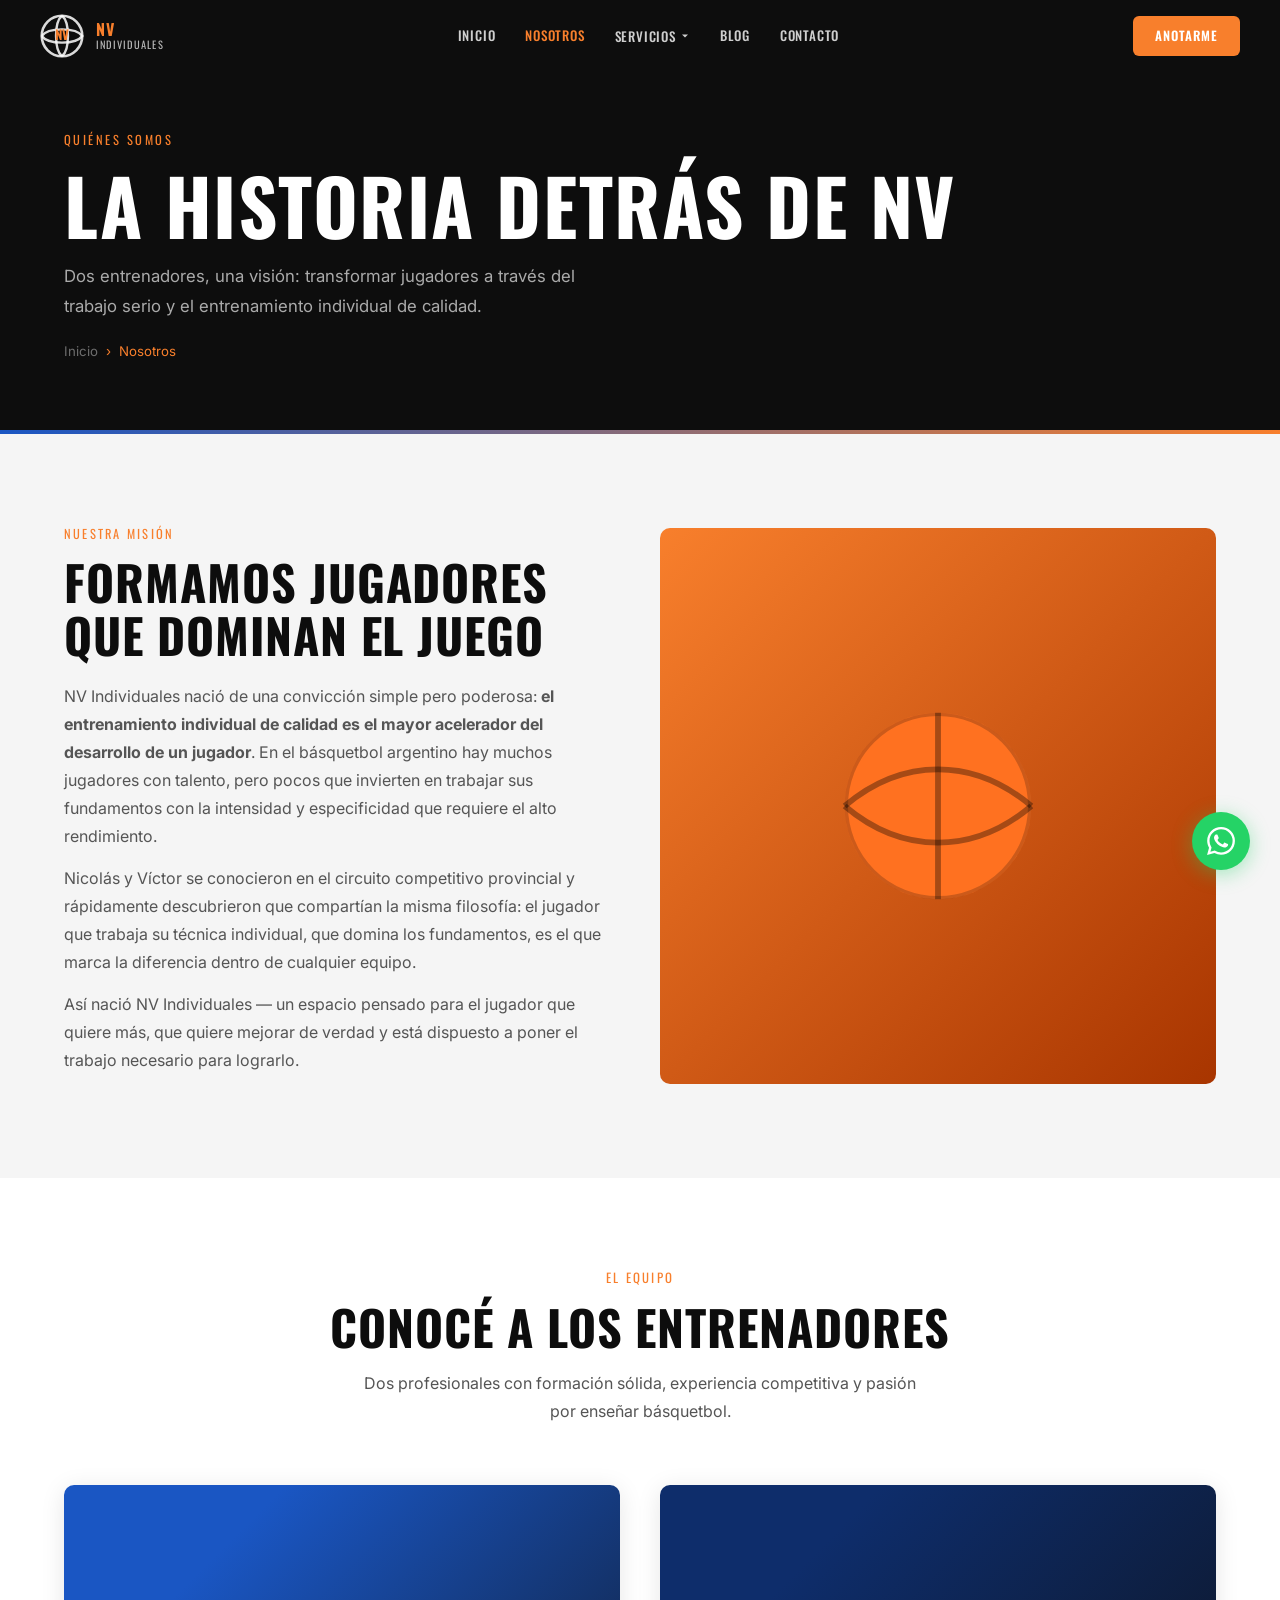
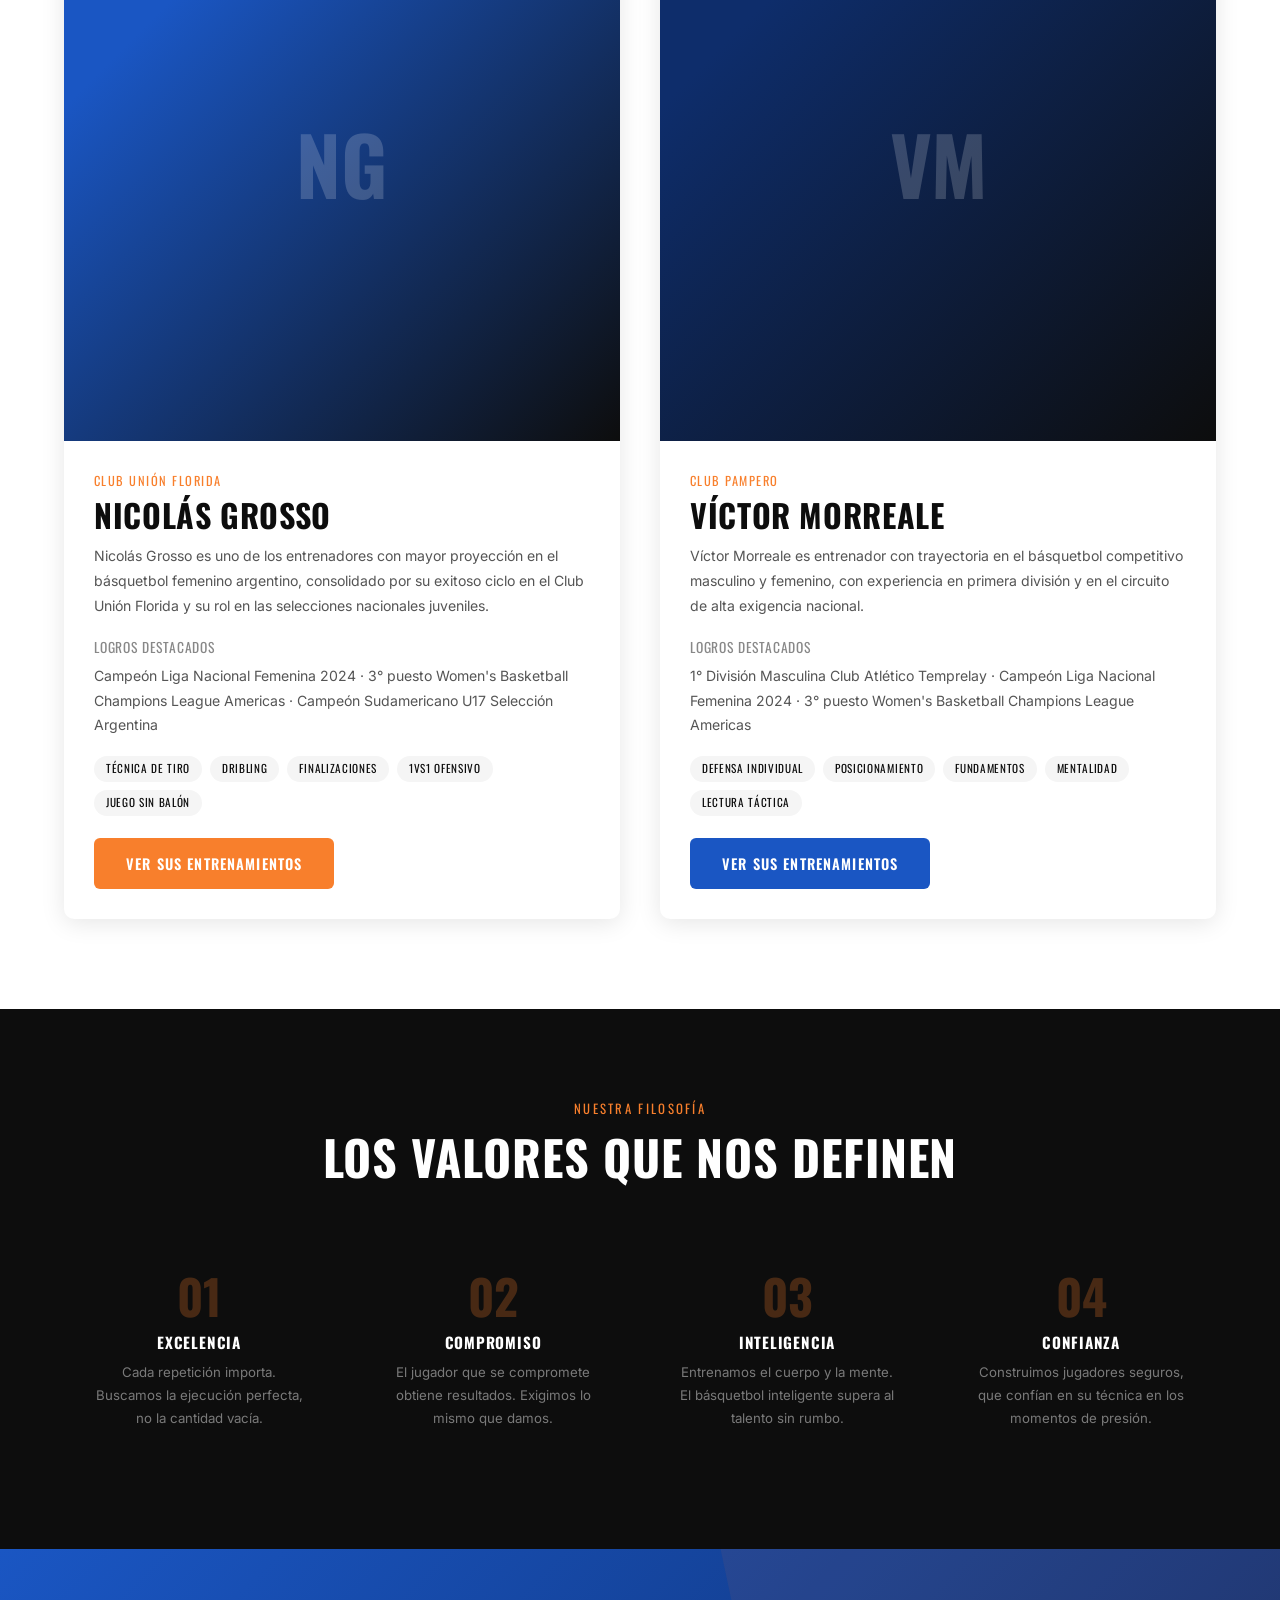
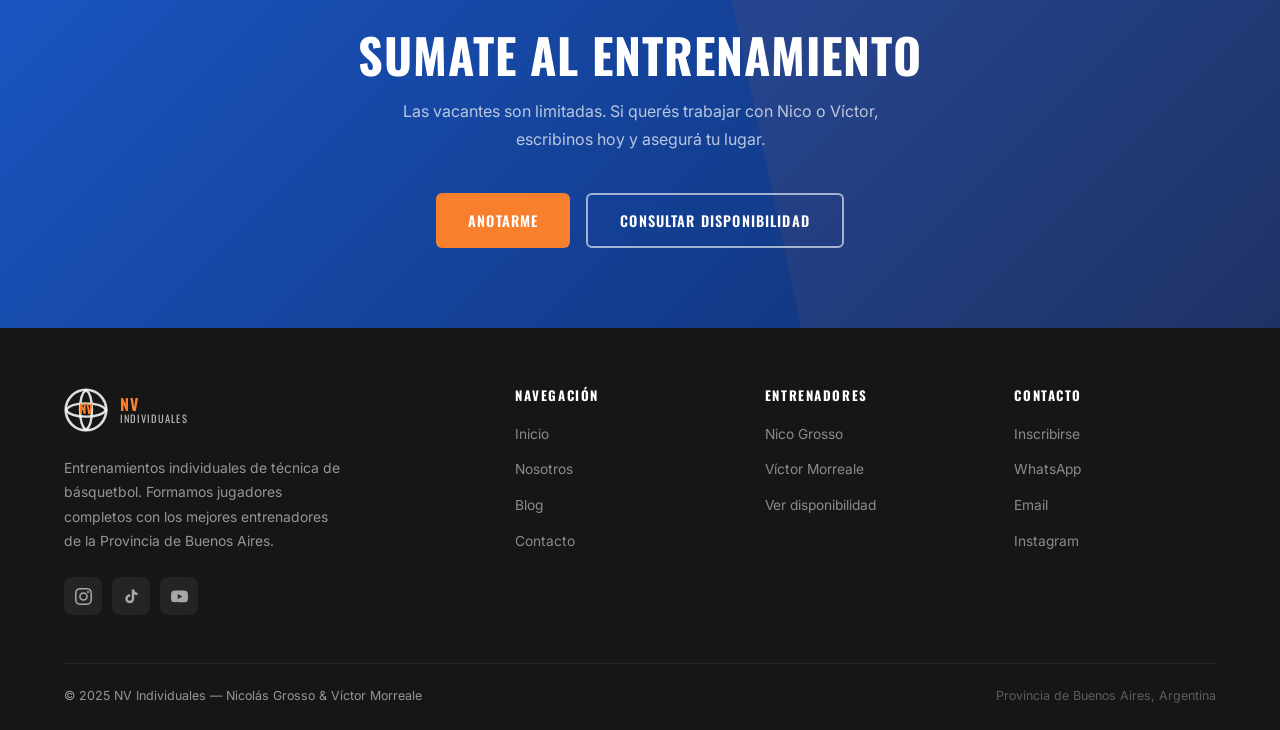
<file: nosotros.html>
<!DOCTYPE html>
<html lang="es">
<head>
  <meta charset="UTF-8">
  <meta name="viewport" content="width=device-width, initial-scale=1.0">
  <meta name="description" content="Conocé a Nicolás Grosso y Víctor Morreale, los entrenadores detrás de NV Individuales. Su historia, filosofía y metodología de entrenamiento.">
  <title>Nosotros – NV Individuales</title>
  <link rel="stylesheet" href="./css/style.css">
</head>
<body data-depth="0">

  <div id="nav-inject"></div>

  <!-- PAGE HERO -->
  <section class="page-hero">
    <div class="container">
      <span class="label">Quiénes somos</span>
      <h1>La historia detrás de NV</h1>
      <p>Dos entrenadores, una visión: transformar jugadores a través del trabajo serio y el entrenamiento individual de calidad.</p>
      <div class="breadcrumb">
        <a href="./index.html">Inicio</a>
        <span>›</span>
        <span>Nosotros</span>
      </div>
    </div>
  </section>

  <!-- MISSION -->
  <section class="section mission-block">
    <div class="container">
      <div class="g2">
        <div class="about-content fade-up">
          <span class="label">Nuestra misión</span>
          <h2>Formamos jugadores que dominan el juego</h2>
          <p>
            NV Individuales nació de una convicción simple pero poderosa: <strong>el entrenamiento individual de calidad es el mayor acelerador del desarrollo de un jugador</strong>. En el básquetbol argentino hay muchos jugadores con talento, pero pocos que invierten en trabajar sus fundamentos con la intensidad y especificidad que requiere el alto rendimiento.
          </p>
          <p>
            Nicolás y Víctor se conocieron en el circuito competitivo provincial y rápidamente descubrieron que compartían la misma filosofía: el jugador que trabaja su técnica individual, que domina los fundamentos, es el que marca la diferencia dentro de cualquier equipo.
          </p>
          <p>
            Así nació NV Individuales — un espacio pensado para el jugador que quiere más, que quiere mejorar de verdad y está dispuesto a poner el trabajo necesario para lograrlo.
          </p>
        </div>
        <div class="mission-img fade-in">
          <div class="bb-inject" data-size="200px"></div>
        </div>
      </div>
    </div>
  </section>

  <!-- COACHES -->
  <section class="section" style="background:#fff;">
    <div class="container">
      <div class="section-header fade-up">
        <span class="label">El equipo</span>
        <h2>Conocé a los entrenadores</h2>
        <p>Dos profesionales con formación sólida, experiencia competitiva y pasión por enseñar básquetbol.</p>
      </div>
      <div class="g2">
        <!-- Nico -->
        <div class="coach-card fade-up d1">
          <div class="coach-card-img">
            <span class="coach-initial">NG</span>
          </div>
          <div class="coach-card-body">
            <span class="club">Club Unión Florida</span>
            <h3>Nicolás Grosso</h3>
            <p>
              Nicolás Grosso es uno de los entrenadores con mayor proyección en el básquetbol femenino argentino, consolidado por su exitoso ciclo en el Club Unión Florida y su rol en las selecciones nacionales juveniles.
            </p>
            <p style="font-size:.85rem;color:#888;margin-bottom:4px;font-family:var(--ff-h);letter-spacing:.06em;text-transform:uppercase;">Logros destacados</p>
            <p style="font-size:.88rem;color:#555;">Campeón Liga Nacional Femenina 2024 · 3° puesto Women's Basketball Champions League Americas · Campeón Sudamericano U17 Selección Argentina</p>
            <div class="tags">
              <span class="tag">Técnica de tiro</span>
              <span class="tag">Dribling</span>
              <span class="tag">Finalizaciones</span>
              <span class="tag">1vs1 ofensivo</span>
              <span class="tag">Juego sin balón</span>
            </div>
            <a href="./servicios/nico-grosso.html" class="btn btn-orange">Ver sus entrenamientos</a>
          </div>
        </div>

        <!-- Víctor -->
        <div class="coach-card fade-up d2">
          <div class="coach-card-img" style="background:linear-gradient(135deg,#0e2d6b 20%,#0D0D0D 100%);">
            <span class="coach-initial">VM</span>
          </div>
          <div class="coach-card-body">
            <span class="club">Club Pampero</span>
            <h3>Víctor Morreale</h3>
            <p>
              Víctor Morreale es entrenador con trayectoria en el básquetbol competitivo masculino y femenino, con experiencia en primera división y en el circuito de alta exigencia nacional.
            </p>
            <p style="font-size:.85rem;color:#888;margin-bottom:4px;font-family:var(--ff-h);letter-spacing:.06em;text-transform:uppercase;">Logros destacados</p>
            <p style="font-size:.88rem;color:#555;">1° División Masculina Club Atlético Temprelay · Campeón Liga Nacional Femenina 2024 · 3° puesto Women's Basketball Champions League Americas</p>
            <div class="tags">
              <span class="tag">Defensa individual</span>
              <span class="tag">Posicionamiento</span>
              <span class="tag">Fundamentos</span>
              <span class="tag">Mentalidad</span>
              <span class="tag">Lectura táctica</span>
            </div>
            <a href="./servicios/victor-morreale.html" class="btn btn-blue">Ver sus entrenamientos</a>
          </div>
        </div>
      </div>
    </div>
  </section>

  <!-- VALUES -->
  <section class="section values-bg">
    <div class="container">
      <div class="section-header fade-up">
        <span class="label">Nuestra filosofía</span>
        <h2 style="color:#fff;">Los valores que nos definen</h2>
      </div>
      <div class="g4">
        <div class="val-item fade-up d1">
          <div class="val-num">01</div>
          <h4 style="color:#fff;">Excelencia</h4>
          <p>Cada repetición importa. Buscamos la ejecución perfecta, no la cantidad vacía.</p>
        </div>
        <div class="val-item fade-up d2">
          <div class="val-num">02</div>
          <h4 style="color:#fff;">Compromiso</h4>
          <p>El jugador que se compromete obtiene resultados. Exigimos lo mismo que damos.</p>
        </div>
        <div class="val-item fade-up d3">
          <div class="val-num">03</div>
          <h4 style="color:#fff;">Inteligencia</h4>
          <p>Entrenamos el cuerpo y la mente. El básquetbol inteligente supera al talento sin rumbo.</p>
        </div>
        <div class="val-item fade-up d4">
          <div class="val-num">04</div>
          <h4 style="color:#fff;">Confianza</h4>
          <p>Construimos jugadores seguros, que confían en su técnica en los momentos de presión.</p>
        </div>
      </div>
    </div>
  </section>

  <!-- CTA -->
  <section class="cta-block">
    <div class="container">
      <h2>Sumate al entrenamiento</h2>
      <p>Las vacantes son limitadas. Si querés trabajar con Nico o Víctor, escribinos hoy y asegurá tu lugar.</p>
      <div class="btns">
        <a href="./contacto.html" class="btn btn-orange">Anotarme</a>
        <a href="./contacto.html" class="btn btn-outline">Consultar disponibilidad</a>
      </div>
    </div>
  </section>

  <div id="footer-inject"></div>

  <script src="./js/main.js"></script>
</body>
</html>
</file>
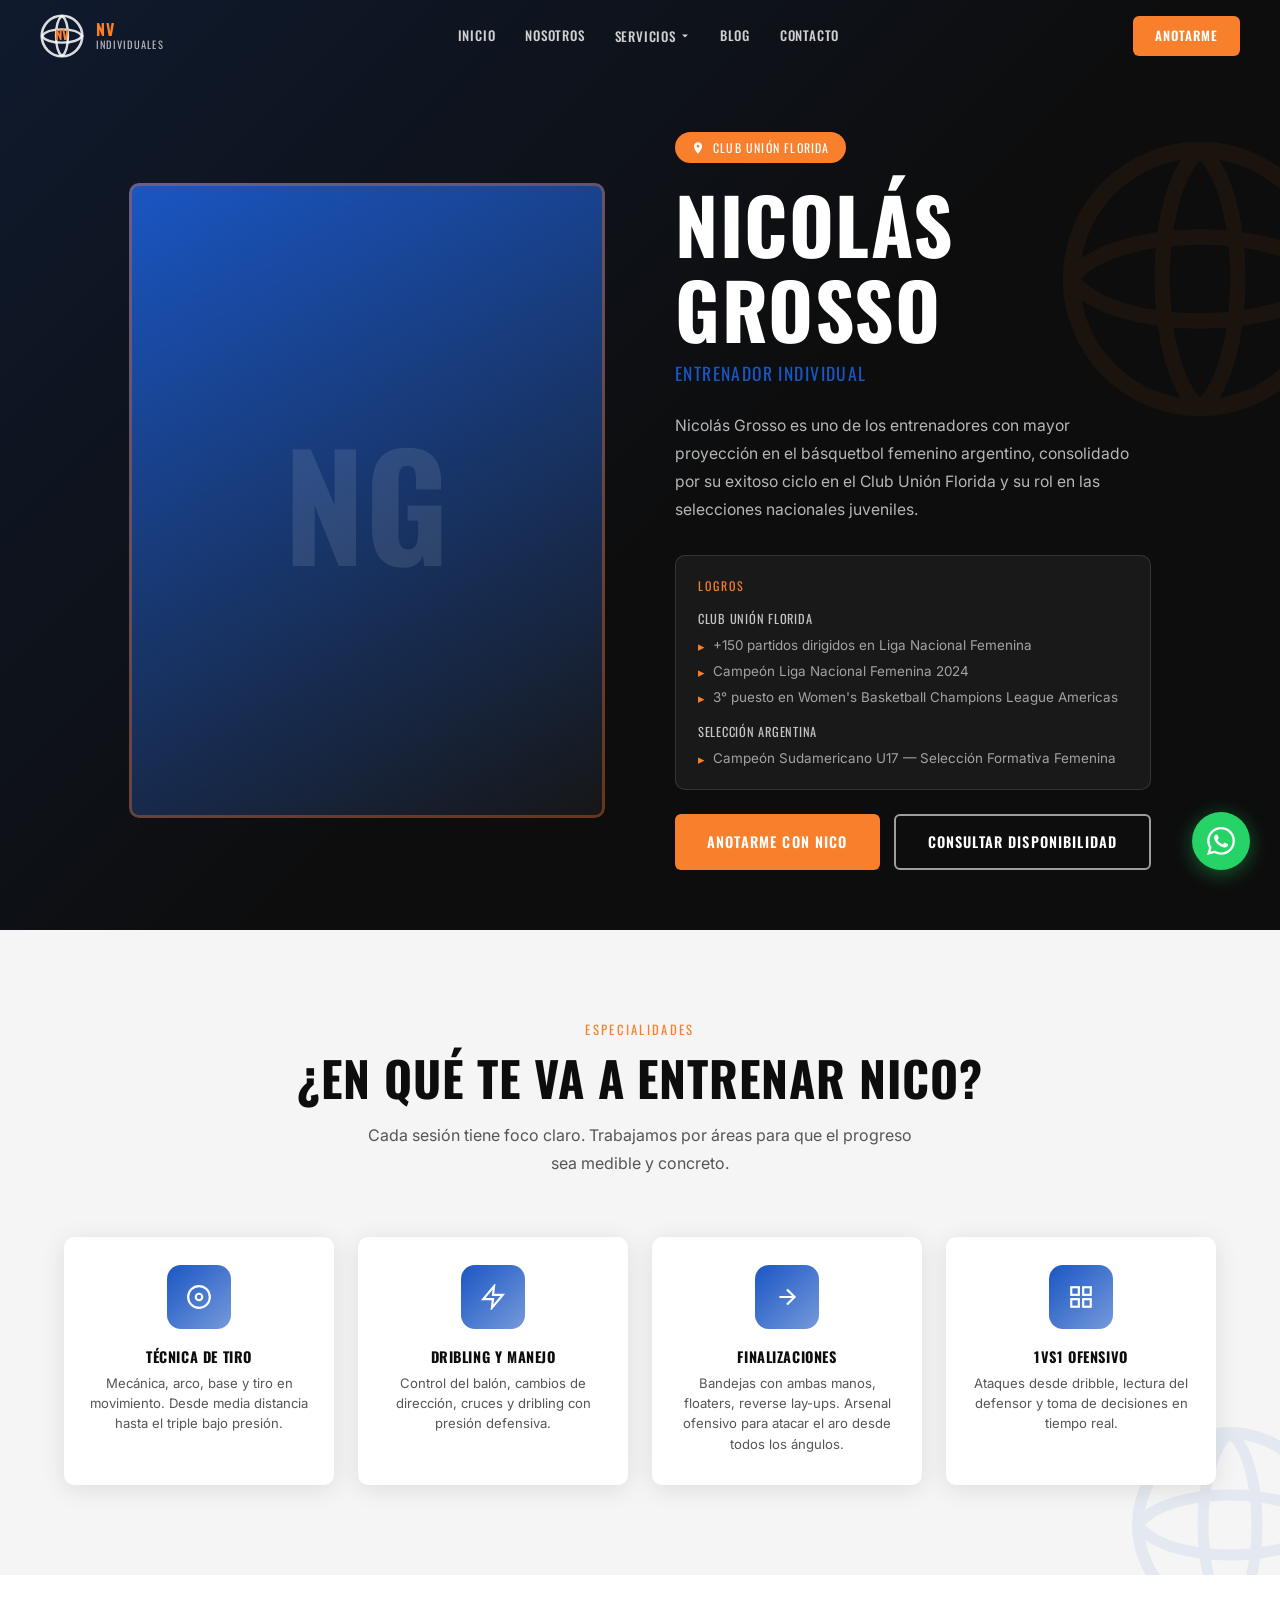
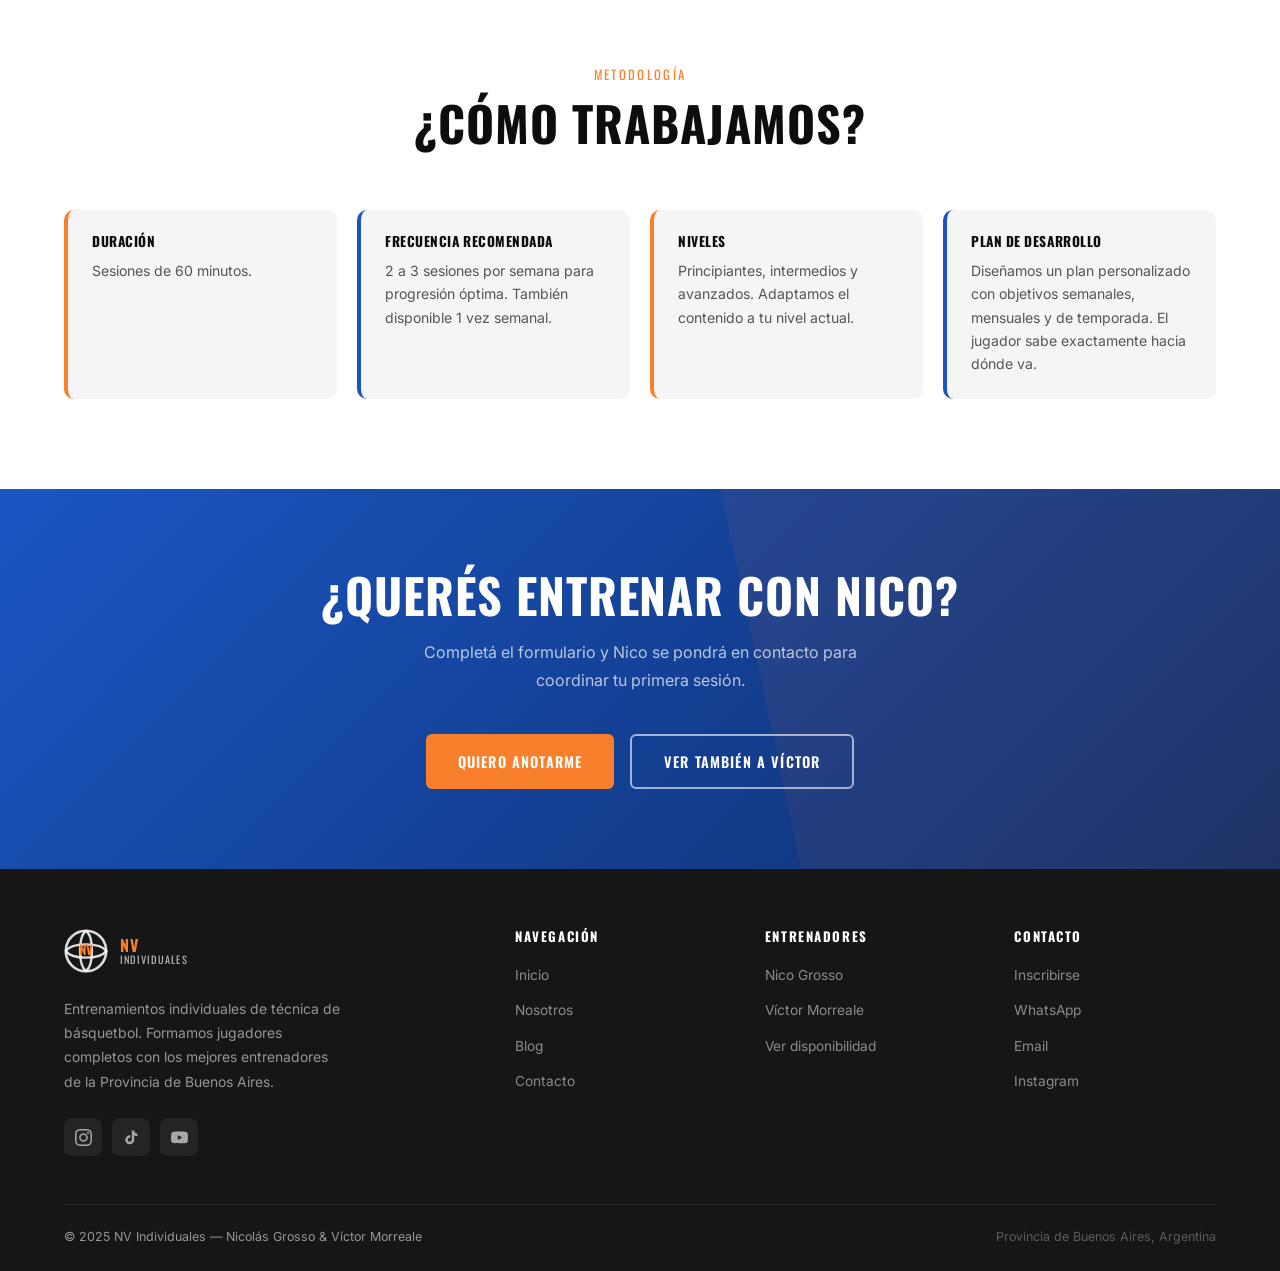
<file: servicios/nico-grosso.html>
<!DOCTYPE html>
<html lang="es">
<head>
  <meta charset="UTF-8">
  <meta name="viewport" content="width=device-width, initial-scale=1.0">
  <meta name="description" content="Nicolás Grosso – Entrenador individual de básquetbol en Club Unión Florida. Campeón Liga Nacional Femenina 2024.">
  <title>Nicolás Grosso – NV Individuales</title>
  <link rel="stylesheet" href="../css/style.css">
</head>
<body data-depth="1">

  <div id="nav-inject"></div>

  <!-- PROFILE HERO -->
  <section class="profile-hero">
    <div class="profile-hero-overlay"></div>
    <div class="bb-deco-wrap" aria-hidden="true">
      <svg class="bb-deco" style="right:-60px;top:15%;width:280px;height:280px;opacity:.06" viewBox="0 0 100 100" fill="none"><circle cx="50" cy="50" r="46" stroke="#f87f2c" stroke-width="6"/><path d="M4 50 C18 30 82 30 96 50 C82 70 18 70 4 50" stroke="#f87f2c" stroke-width="5.5" fill="none"/><path d="M50 4 C32 18 32 82 50 96" stroke="#f87f2c" stroke-width="5.5" fill="none"/><path d="M50 4 C68 18 68 82 50 96" stroke="#f87f2c" stroke-width="5.5" fill="none"/></svg>
    </div>
    <div class="container">
      <div class="profile-hero-g">
        <div class="profile-img fade-in">
          <span class="profile-big-init">NG</span>
        </div>
        <div class="profile-content fade-up">
          <div class="profile-badge">
            <svg width="14" height="14" fill="currentColor" viewBox="0 0 24 24"><path d="M12 2C8.13 2 5 5.13 5 9c0 5.25 7 13 7 13s7-7.75 7-13c0-3.87-3.13-7-7-7zm0 9.5c-1.38 0-2.5-1.12-2.5-2.5s1.12-2.5 2.5-2.5 2.5 1.12 2.5 2.5-1.12 2.5-2.5 2.5z"/></svg>
            Club Unión Florida
          </div>
          <h1>Nicolás<br>Grosso</h1>
          <p class="role">Entrenador Individual</p>
          <p>
            Nicolás Grosso es uno de los entrenadores con mayor proyección en el básquetbol femenino argentino, consolidado por su exitoso ciclo en el Club Unión Florida y su rol en las selecciones nacionales juveniles.
          </p>
          <div class="logros">
            <div class="logros-label">Logros</div>
            <div class="logros-group">
              <div class="logros-club">Club Unión Florida</div>
              <ul>
                <li>+150 partidos dirigidos en Liga Nacional Femenina</li>
                <li>Campeón Liga Nacional Femenina 2024</li>
                <li>3° puesto en Women's Basketball Champions League Americas</li>
              </ul>
            </div>
            <div class="logros-group">
              <div class="logros-club">Selección Argentina</div>
              <ul>
                <li>Campeón Sudamericano U17 — Selección Formativa Femenina</li>
              </ul>
            </div>
          </div>
          <div style="display:flex;gap:14px;flex-wrap:wrap;margin-top:24px;">
            <a href="../contacto.html" class="btn btn-orange">Anotarme con Nico</a>
            <a href="../contacto.html" class="btn btn-outline">Consultar disponibilidad</a>
          </div>
        </div>
      </div>
    </div>
  </section>

  <!-- SPECIALTIES -->
  <section class="section spec-bg" style="position:relative;overflow:hidden;">
    <div class="bb-deco-wrap" aria-hidden="true">
      <svg class="bb-deco" style="right:-50px;bottom:-50px;width:200px;height:200px;opacity:.07" viewBox="0 0 100 100" fill="none"><circle cx="50" cy="50" r="46" stroke="#1a56c3" stroke-width="6"/><path d="M4 50 C18 30 82 30 96 50 C82 70 18 70 4 50" stroke="#1a56c3" stroke-width="5.5" fill="none"/><path d="M50 4 C32 18 32 82 50 96" stroke="#1a56c3" stroke-width="5.5" fill="none"/><path d="M50 4 C68 18 68 82 50 96" stroke="#1a56c3" stroke-width="5.5" fill="none"/></svg>
    </div>
    <div class="container" style="position:relative;z-index:1;">
      <div class="section-header fade-up">
        <span class="label">Especialidades</span>
        <h2>¿En qué te va a entrenar Nico?</h2>
        <p>Cada sesión tiene foco claro. Trabajamos por áreas para que el progreso sea medible y concreto.</p>
      </div>
      <div class="g4">
        <div class="spec-card fade-up d1">
          <div class="spec-icon"><svg width="26" height="26" fill="none" stroke="currentColor" stroke-width="2" viewBox="0 0 24 24"><circle cx="12" cy="12" r="10"/><circle cx="12" cy="12" r="3"/></svg></div>
          <h4>Técnica de tiro</h4>
          <p>Mecánica, arco, base y tiro en movimiento. Desde media distancia hasta el triple bajo presión.</p>
        </div>
        <div class="spec-card fade-up d2">
          <div class="spec-icon"><svg width="26" height="26" fill="none" stroke="currentColor" stroke-width="2" viewBox="0 0 24 24"><path d="M13 2L3 14h9l-1 8 10-12h-9l1-8z"/></svg></div>
          <h4>Dribling y manejo</h4>
          <p>Control del balón, cambios de dirección, cruces y dribling con presión defensiva.</p>
        </div>
        <div class="spec-card fade-up d3">
          <div class="spec-icon"><svg width="26" height="26" fill="none" stroke="currentColor" stroke-width="2" viewBox="0 0 24 24"><path d="M5 12h14M12 5l7 7-7 7"/></svg></div>
          <h4>Finalizaciones</h4>
          <p>Bandejas con ambas manos, floaters, reverse lay-ups. Arsenal ofensivo para atacar el aro desde todos los ángulos.</p>
        </div>
        <div class="spec-card fade-up d4">
          <div class="spec-icon"><svg width="26" height="26" fill="none" stroke="currentColor" stroke-width="2" viewBox="0 0 24 24"><rect x="3" y="3" width="7" height="7"/><rect x="14" y="3" width="7" height="7"/><rect x="3" y="14" width="7" height="7"/><rect x="14" y="14" width="7" height="7"/></svg></div>
          <h4>1vs1 ofensivo</h4>
          <p>Ataques desde dribble, lectura del defensor y toma de decisiones en tiempo real.</p>
        </div>
      </div>
    </div>
  </section>

  <!-- METHODOLOGY -->
  <section class="section" style="background:#fff;">
    <div class="container">
      <div class="section-header fade-up">
        <span class="label">Metodología</span>
        <h2>¿Cómo trabajamos?</h2>
      </div>
      <div class="method-boxes fade-up">
        <div class="method-box">
          <h4>Duración</h4>
          <p>Sesiones de 60 minutos.</p>
        </div>
        <div class="method-box" style="border-left-color:var(--blue);">
          <h4>Frecuencia recomendada</h4>
          <p>2 a 3 sesiones por semana para progresión óptima. También disponible 1 vez semanal.</p>
        </div>
        <div class="method-box">
          <h4>Niveles</h4>
          <p>Principiantes, intermedios y avanzados. Adaptamos el contenido a tu nivel actual.</p>
        </div>
        <div class="method-box" style="border-left-color:var(--blue);">
          <h4>Plan de desarrollo</h4>
          <p>Diseñamos un plan personalizado con objetivos semanales, mensuales y de temporada. El jugador sabe exactamente hacia dónde va.</p>
        </div>
      </div>
    </div>
  </section>

  <!-- CTA -->
  <section class="cta-block">
    <div class="container">
      <h2>¿Querés entrenar con Nico?</h2>
      <p>Completá el formulario y Nico se pondrá en contacto para coordinar tu primera sesión.</p>
      <div class="btns">
        <a href="../contacto.html" class="btn btn-orange">Quiero anotarme</a>
        <a href="victor-morreale.html" class="btn btn-outline">Ver también a Víctor</a>
      </div>
    </div>
  </section>

  <div id="footer-inject"></div>
  <script src="../js/main.js"></script>
</body>
</html>
</file>
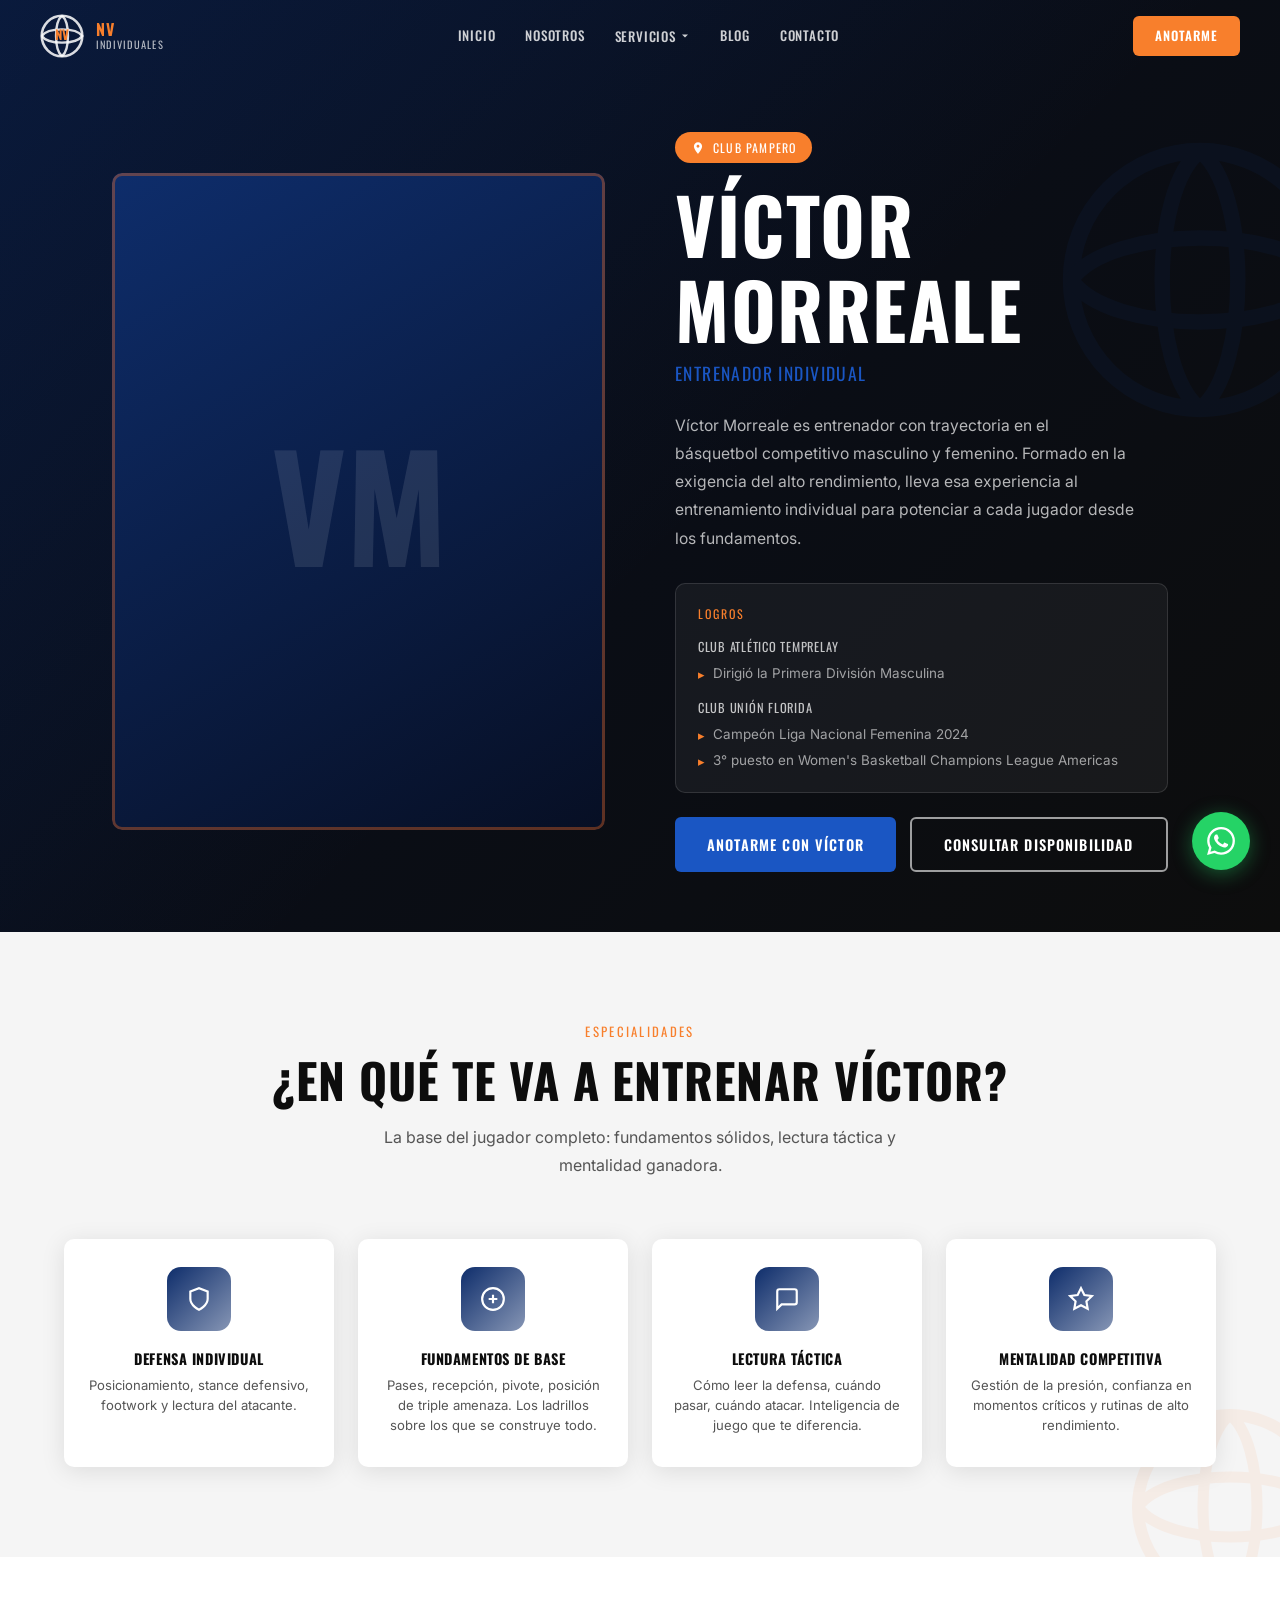
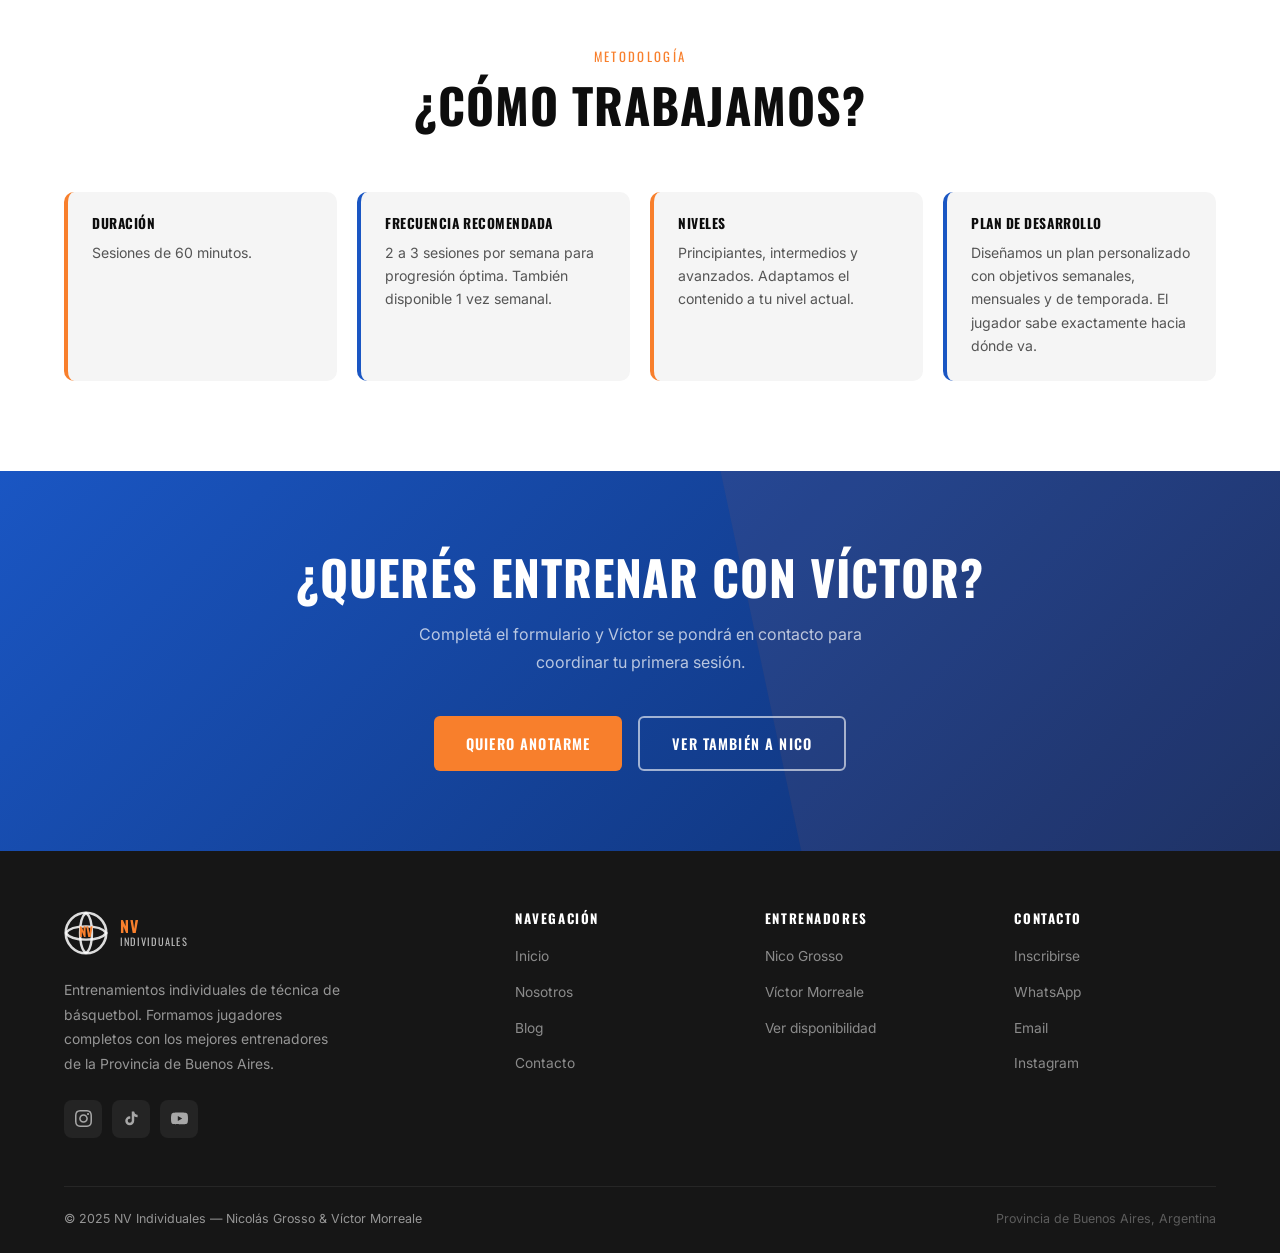
<file: servicios/victor-morreale.html>
<!DOCTYPE html>
<html lang="es">
<head>
  <meta charset="UTF-8">
  <meta name="viewport" content="width=device-width, initial-scale=1.0">
  <meta name="description" content="Víctor Morreale – Entrenador individual de básquetbol en Club Pampero. Campeón Liga Nacional Femenina 2024.">
  <title>Víctor Morreale – NV Individuales</title>
  <link rel="stylesheet" href="../css/style.css">
</head>
<body data-depth="1">

  <div id="nav-inject"></div>

  <!-- PROFILE HERO -->
  <section class="profile-hero" style="background:linear-gradient(135deg,#060d1f 0%,#0D0D0D 100%);">
    <div class="profile-hero-overlay"></div>
    <div class="bb-deco-wrap" aria-hidden="true">
      <svg class="bb-deco" style="right:-60px;top:15%;width:280px;height:280px;opacity:.06" viewBox="0 0 100 100" fill="none"><circle cx="50" cy="50" r="46" stroke="#1a56c3" stroke-width="6"/><path d="M4 50 C18 30 82 30 96 50 C82 70 18 70 4 50" stroke="#1a56c3" stroke-width="5.5" fill="none"/><path d="M50 4 C32 18 32 82 50 96" stroke="#1a56c3" stroke-width="5.5" fill="none"/><path d="M50 4 C68 18 68 82 50 96" stroke="#1a56c3" stroke-width="5.5" fill="none"/></svg>
    </div>
    <div class="container">
      <div class="profile-hero-g">
        <div class="profile-img fade-in" style="background:linear-gradient(150deg,#0e2d6b 0%,#070f24 100%);">
          <span class="profile-big-init">VM</span>
        </div>
        <div class="profile-content fade-up">
          <div class="profile-badge">
            <svg width="14" height="14" fill="currentColor" viewBox="0 0 24 24"><path d="M12 2C8.13 2 5 5.13 5 9c0 5.25 7 13 7 13s7-7.75 7-13c0-3.87-3.13-7-7-7zm0 9.5c-1.38 0-2.5-1.12-2.5-2.5s1.12-2.5 2.5-2.5 2.5 1.12 2.5 2.5-1.12 2.5-2.5 2.5z"/></svg>
            Club Pampero
          </div>
          <h1>Víctor<br>Morreale</h1>
          <p class="role">Entrenador Individual</p>
          <p>
            Víctor Morreale es entrenador con trayectoria en el básquetbol competitivo masculino y femenino. Formado en la exigencia del alto rendimiento, lleva esa experiencia al entrenamiento individual para potenciar a cada jugador desde los fundamentos.
          </p>
          <div class="logros">
            <div class="logros-label">Logros</div>
            <div class="logros-group">
              <div class="logros-club">Club Atlético Temprelay</div>
              <ul>
                <li>Dirigió la Primera División Masculina</li>
              </ul>
            </div>
            <div class="logros-group">
              <div class="logros-club">Club Unión Florida</div>
              <ul>
                <li>Campeón Liga Nacional Femenina 2024</li>
                <li>3° puesto en Women's Basketball Champions League Americas</li>
              </ul>
            </div>
          </div>
          <div style="display:flex;gap:14px;flex-wrap:wrap;margin-top:24px;">
            <a href="../contacto.html" class="btn btn-blue">Anotarme con Víctor</a>
            <a href="../contacto.html" class="btn btn-outline">Consultar disponibilidad</a>
          </div>
        </div>
      </div>
    </div>
  </section>

  <!-- SPECIALTIES -->
  <section class="section spec-bg" style="position:relative;overflow:hidden;">
    <div class="bb-deco-wrap" aria-hidden="true">
      <svg class="bb-deco" style="right:-50px;bottom:-50px;width:200px;height:200px;opacity:.07" viewBox="0 0 100 100" fill="none"><circle cx="50" cy="50" r="46" stroke="#f87f2c" stroke-width="6"/><path d="M4 50 C18 30 82 30 96 50 C82 70 18 70 4 50" stroke="#f87f2c" stroke-width="5.5" fill="none"/><path d="M50 4 C32 18 32 82 50 96" stroke="#f87f2c" stroke-width="5.5" fill="none"/><path d="M50 4 C68 18 68 82 50 96" stroke="#f87f2c" stroke-width="5.5" fill="none"/></svg>
    </div>
    <div class="container" style="position:relative;z-index:1;">
      <div class="section-header fade-up">
        <span class="label">Especialidades</span>
        <h2>¿En qué te va a entrenar Víctor?</h2>
        <p>La base del jugador completo: fundamentos sólidos, lectura táctica y mentalidad ganadora.</p>
      </div>
      <div class="g4">
        <div class="spec-card fade-up d1">
          <div class="spec-icon" style="background:linear-gradient(135deg,#0e2d6b,rgba(14,45,107,.5));"><svg width="26" height="26" fill="none" stroke="currentColor" stroke-width="2" viewBox="0 0 24 24"><path d="M12 22s8-4 8-10V5l-8-3-8 3v7c0 6 8 10 8 10z"/></svg></div>
          <h4>Defensa individual</h4>
          <p>Posicionamiento, stance defensivo, footwork y lectura del atacante.</p>
        </div>
        <div class="spec-card fade-up d2">
          <div class="spec-icon" style="background:linear-gradient(135deg,#0e2d6b,rgba(14,45,107,.5));"><svg width="26" height="26" fill="none" stroke="currentColor" stroke-width="2" viewBox="0 0 24 24"><circle cx="12" cy="12" r="10"/><path d="M8 12h8M12 8v8"/></svg></div>
          <h4>Fundamentos de base</h4>
          <p>Pases, recepción, pivote, posición de triple amenaza. Los ladrillos sobre los que se construye todo.</p>
        </div>
        <div class="spec-card fade-up d3">
          <div class="spec-icon" style="background:linear-gradient(135deg,#0e2d6b,rgba(14,45,107,.5));"><svg width="26" height="26" fill="none" stroke="currentColor" stroke-width="2" viewBox="0 0 24 24"><path d="M21 15a2 2 0 01-2 2H7l-4 4V5a2 2 0 012-2h14a2 2 0 012 2z"/></svg></div>
          <h4>Lectura táctica</h4>
          <p>Cómo leer la defensa, cuándo pasar, cuándo atacar. Inteligencia de juego que te diferencia.</p>
        </div>
        <div class="spec-card fade-up d4">
          <div class="spec-icon" style="background:linear-gradient(135deg,#0e2d6b,rgba(14,45,107,.5));"><svg width="26" height="26" fill="none" stroke="currentColor" stroke-width="2" viewBox="0 0 24 24"><path d="M12 2l3.09 6.26L22 9.27l-5 4.87 1.18 6.88L12 17.77l-6.18 3.25L7 14.14 2 9.27l6.91-1.01L12 2z"/></svg></div>
          <h4>Mentalidad competitiva</h4>
          <p>Gestión de la presión, confianza en momentos críticos y rutinas de alto rendimiento.</p>
        </div>
      </div>
    </div>
  </section>

  <!-- METHODOLOGY -->
  <section class="section" style="background:#fff;">
    <div class="container">
      <div class="section-header fade-up">
        <span class="label">Metodología</span>
        <h2>¿Cómo trabajamos?</h2>
      </div>
      <div class="method-boxes fade-up">
        <div class="method-box">
          <h4>Duración</h4>
          <p>Sesiones de 60 minutos.</p>
        </div>
        <div class="method-box" style="border-left-color:var(--blue);">
          <h4>Frecuencia recomendada</h4>
          <p>2 a 3 sesiones por semana para progresión óptima. También disponible 1 vez semanal.</p>
        </div>
        <div class="method-box">
          <h4>Niveles</h4>
          <p>Principiantes, intermedios y avanzados. Adaptamos el contenido a tu nivel actual.</p>
        </div>
        <div class="method-box" style="border-left-color:var(--blue);">
          <h4>Plan de desarrollo</h4>
          <p>Diseñamos un plan personalizado con objetivos semanales, mensuales y de temporada. El jugador sabe exactamente hacia dónde va.</p>
        </div>
      </div>
    </div>
  </section>

  <!-- CTA -->
  <section class="cta-block">
    <div class="container">
      <h2>¿Querés entrenar con Víctor?</h2>
      <p>Completá el formulario y Víctor se pondrá en contacto para coordinar tu primera sesión.</p>
      <div class="btns">
        <a href="../contacto.html" class="btn btn-orange">Quiero anotarme</a>
        <a href="nico-grosso.html" class="btn btn-outline">Ver también a Nico</a>
      </div>
    </div>
  </section>

  <div id="footer-inject"></div>
  <script src="../js/main.js"></script>
</body>
</html>
</file>
<file: css/style.css>
/* ============================================================
   NV INDIVIDUALES — Stylesheet
   Paleta: Azul #1A56C3 · Naranja #FF7120 · Negro #0D0D0D
   ============================================================ */

@import url('https://fonts.googleapis.com/css2?family=Oswald:wght@400;500;600;700&family=Inter:wght@300;400;500;600;700&display=swap');

/* ---- VARIABLES ---- */
:root {
  --blue:        #1A56C3;
  --blue-dark:   #1344A0;
  --orange:        #f87f2c;
  --orange-dark: #d96718;
  --dark:        #0D0D0D;
  --dark-2:      #161616;
  --dark-3:      #1E1E1E;
  --light:       #F5F5F5;
  --gray:        #B8B1B1;
  --gray-d:      #555;
  --peach:       #F3BC93;
  --white:       #FFFFFF;

  --ff-h: 'Oswald', sans-serif;
  --ff-b: 'Inter', sans-serif;

  --nav-h:    72px;
  --max-w:    1200px;
  --py:       90px;
  --r:        10px;
  --r-btn:    6px;
  --ease:     all .3s cubic-bezier(.4,0,.2,1);
  --sh:       0 4px 24px rgba(0,0,0,.10);
  --sh-lg:    0 12px 48px rgba(0,0,0,.20);
}

/* ---- RESET ---- */
*, *::before, *::after { box-sizing: border-box; margin: 0; padding: 0; }
html  { scroll-behavior: smooth; font-size: 16px; }
body  { font-family: var(--ff-b); color: var(--dark); background: var(--white); line-height: 1.6; overflow-x: hidden; }
img   { max-width: 100%; display: block; }
a     { text-decoration: none; color: inherit; }
ul    { list-style: none; }
button { cursor: pointer; border: none; background: none; font-family: inherit; }
input, textarea, select { font-family: inherit; }

/* ---- TIPOGRAFÍA ---- */
h1,h2,h3,h4,h5 {
  font-family: var(--ff-h);
  font-weight: 700;
  line-height: 1.1;
  text-transform: uppercase;
  letter-spacing: .02em;
}
h1 { font-size: clamp(2.8rem, 6vw, 5rem); }
h2 { font-size: clamp(2rem, 4vw, 3rem); }
h3 { font-size: clamp(1.4rem, 2.5vw, 2rem); }
h4 { font-size: 1.1rem; }
p  { font-size: 1rem; line-height: 1.75; }

.tc-orange { color: var(--orange); }
.tc-blue   { color: var(--blue); }
.tc-white  { color: var(--white); }
.tc-gray   { color: var(--gray-d); }

/* ---- LAYOUT ---- */
.container {
  max-width: var(--max-w);
  margin: 0 auto;
  padding: 0 24px;
}
.section { padding: var(--py) 0; }

.section-header          { text-align: center; margin-bottom: 60px; }
.section-header .label   { font-family: var(--ff-h); font-size: .8rem; letter-spacing: .18em; text-transform: uppercase; color: var(--orange); display: block; margin-bottom: 12px; }
.section-header h2       { margin-bottom: 16px; }
.section-header p        { max-width: 560px; margin: 0 auto; color: var(--gray-d); }

.g2 { display: grid; grid-template-columns: repeat(2,1fr); gap: 40px; align-items: center; }
.g3 { display: grid; grid-template-columns: repeat(3,1fr); gap: 28px; }
.g4 { display: grid; grid-template-columns: repeat(4,1fr); gap: 24px; }

/* ---- BOTONES ---- */
.btn {
  display: inline-flex; align-items: center; gap: 8px;
  padding: 14px 32px;
  border-radius: var(--r-btn);
  font-family: var(--ff-h); font-size: .9rem; font-weight: 600;
  letter-spacing: .08em; text-transform: uppercase;
  transition: var(--ease);
}
.btn-orange { background: var(--orange); color: var(--white); }
.btn-orange:hover { background: var(--orange-dark); transform: translateY(-2px); box-shadow: 0 8px 24px rgba(255,113,32,.4); }

.btn-blue { background: var(--blue); color: var(--white); }
.btn-blue:hover { background: var(--blue-dark); transform: translateY(-2px); box-shadow: 0 8px 24px rgba(26,86,195,.4); }

.btn-outline { background: transparent; color: var(--white); border: 2px solid rgba(255,255,255,.6); }
.btn-outline:hover { background: var(--white); color: var(--dark); transform: translateY(-2px); }

.btn-outline-orange { background: transparent; color: var(--orange); border: 2px solid var(--orange); }
.btn-outline-orange:hover { background: var(--orange); color: var(--white); transform: translateY(-2px); }

.btn-dark { background: var(--dark); color: var(--white); }
.btn-dark:hover { background: #2a2a2a; transform: translateY(-2px); }

/* ---- NAVBAR ---- */
.navbar {
  position: fixed; top: 0; left: 0; right: 0;
  z-index: 1000; height: var(--nav-h);
  transition: var(--ease); padding: 0 24px;
}
.navbar.scrolled, .navbar.solid { background: rgba(13,13,13,.97); backdrop-filter: blur(10px); box-shadow: 0 4px 24px rgba(0,0,0,.35); }

.nav-container {
  max-width: var(--max-w); margin: 0 auto; height: 100%;
  display: flex; align-items: center; justify-content: space-between; gap: 32px;
}

/* Logo */
.nav-logo { display: flex; align-items: center; gap: 12px; flex-shrink: 0; }
.nav-logo-svg { flex-shrink: 0; display: block; }
.logo-label { display: flex; flex-direction: column; line-height: 1.1; }
.logo-label .nv    { font-family: var(--ff-h); font-size: 1rem; font-weight: 700; color: var(--orange); letter-spacing: .04em; }
.logo-label .ind   { font-family: var(--ff-h); font-size: .65rem; font-weight: 400; color: rgba(255,255,255,.7); letter-spacing: .12em; text-transform: uppercase; }

/* Links */
.nav-links { display: flex; align-items: center; gap: 2px; flex: 1; justify-content: center; }
.nav-links > li > a {
  font-family: var(--ff-h); font-size: .82rem; font-weight: 500;
  letter-spacing: .06em; text-transform: uppercase;
  color: rgba(255,255,255,.8); padding: 8px 14px;
  border-radius: 4px; transition: var(--ease);
}
.nav-links > li > a:hover, .nav-links > li > a.active { color: var(--orange); }

/* Dropdown */
.nav-links .has-drop { position: relative; }
.nav-links .has-drop > a { display: flex; align-items: center; gap: 4px; }
.drop-menu {
  position: absolute; top: calc(100% + 14px); left: 50%; transform: translateX(-50%);
  background: var(--dark-3); border: 1px solid rgba(255,255,255,.1);
  border-radius: var(--r); padding: 8px; min-width: 210px;
  display: none; flex-direction: column; gap: 2px;
  box-shadow: var(--sh-lg);
}
.has-drop.open .drop-menu { display: flex; }
.drop-menu a {
  font-family: var(--ff-h); font-size: .8rem; font-weight: 400;
  letter-spacing: .06em; text-transform: uppercase;
  color: rgba(255,255,255,.75); padding: 10px 16px;
  border-radius: 6px; transition: var(--ease);
}
.drop-menu a:hover { background: rgba(255,255,255,.06); color: var(--orange); }

.nav-cta { padding: 10px 22px; font-size: .8rem; flex-shrink: 0; }

/* Hamburger */
.hamburger { display: none; flex-direction: column; gap: 5px; padding: 8px; }
.hamburger span { display: block; width: 24px; height: 2px; background: var(--white); border-radius: 2px; transition: var(--ease); }
.hamburger.open span:nth-child(1) { transform: translateY(7px) rotate(45deg); }
.hamburger.open span:nth-child(2) { opacity: 0; }
.hamburger.open span:nth-child(3) { transform: translateY(-7px) rotate(-45deg); }

/* Mobile menu */
.mob-nav {
  display: none; position: fixed;
  top: var(--nav-h); left: 0; right: 0; bottom: 0;
  background: var(--dark-2); padding: 20px 24px 28px;
  flex-direction: column; gap: 4px; z-index: 999;
  overflow-y: auto;
}
.mob-nav.open { display: flex; }

/* Backdrop */
.nav-backdrop {
  display: none; position: fixed; inset: 0;
  background: rgba(0,0,0,.55); z-index: 998;
}
.nav-backdrop.open { display: block; }
.mob-nav a {
  font-family: var(--ff-h); font-size: .95rem; font-weight: 500;
  letter-spacing: .06em; text-transform: uppercase;
  color: rgba(255,255,255,.85); padding: 12px 16px;
  border-radius: 6px; transition: var(--ease);
}
.mob-nav a:hover { background: rgba(255,255,255,.06); color: var(--orange); }
.mob-cta { margin-top: 12px; }
.mob-cta .btn { width: 100%; justify-content: center; }

/* ---- HERO (Home) ---- */
.hero {
  min-height: 78vh; background: var(--dark);
  position: relative; display: flex; align-items: center;
  overflow: hidden; padding-top: var(--nav-h);
}
.hero-overlay {
  position: absolute; inset: 0; z-index: 1;
  background: linear-gradient(135deg, rgba(26,86,195,.15) 0%, transparent 55%),
              linear-gradient(to bottom, rgba(0,0,0,.1) 0%, rgba(0,0,0,.55) 100%);
}
/* Court decoration */
.court-deco {
  position: absolute; right: -60px; top: 50%;
  transform: translateY(-50%);
  width: 560px; height: 560px;
  opacity: .05; z-index: 2; pointer-events: none;
}
/* Orange accent stripe */
.hero-stripe {
  position: absolute; left: 0; top: 0; bottom: 0;
  width: 5px; background: var(--orange); z-index: 3;
}

.hero-inner { position: relative; z-index: 3; padding: 40px 0; }

.hero-tag {
  font-family: var(--ff-h); font-size: .8rem;
  letter-spacing: .2em; text-transform: uppercase;
  color: var(--orange); margin-bottom: 20px;
  display: flex; align-items: center; gap: 14px;
}
.hero-tag::before { content: ''; width: 40px; height: 2px; background: var(--orange); }

.hero h1 { color: var(--white); margin-bottom: 24px; max-width: 680px; }
.hero h1 em { color: var(--orange); font-style: normal; display: block; }

.hero-sub {
  color: rgba(255,255,255,.7); max-width: 480px;
  font-size: 1.05rem; margin-bottom: 40px; line-height: 1.75;
}

.hero-btns { display: flex; gap: 16px; flex-wrap: wrap; }

/* Floating stats — right column */
.hero-aside {
  position: absolute; right: 40px; top: 50%;
  transform: translateY(-50%); z-index: 3;
  display: flex; flex-direction: column; gap: 16px;
}
.float-stat {
  background: rgba(255,255,255,.04);
  border: 1px solid rgba(255,255,255,.1);
  backdrop-filter: blur(8px);
  border-radius: var(--r); padding: 20px 26px; text-align: center;
  border-left: 3px solid var(--orange);
}
.float-stat .n { font-family: var(--ff-h); font-size: 2.6rem; font-weight: 700; color: var(--orange); line-height: 1; }
.float-stat .d { font-size: .72rem; color: rgba(255,255,255,.55); text-transform: uppercase; letter-spacing: .1em; margin-top: 4px; }

/* Scroll hint */
.scroll-hint {
  position: absolute; bottom: 36px; left: 50%;
  transform: translateX(-50%); z-index: 3;
  display: flex; flex-direction: column; align-items: center; gap: 8px;
  color: rgba(255,255,255,.35); font-size: .7rem;
  letter-spacing: .15em; text-transform: uppercase;
  animation: bob 2s infinite;
}
.scroll-hint svg { opacity: .5; }
@keyframes bob { 0%,100% { transform: translateX(-50%) translateY(0); } 50% { transform: translateX(-50%) translateY(8px); } }

/* ---- STATS BAND ---- */
.stats-band { background: var(--orange); padding: 30px 0; }
.stats-band .container { display: flex; justify-content: center; gap: 60px; flex-wrap: wrap; }
.sband-item { text-align: center; }
.sband-item .n { font-family: var(--ff-h); font-size: 2.8rem; font-weight: 700; color: var(--white); line-height: 1; }
.sband-item .l { font-size: .75rem; color: rgba(255,255,255,.8); text-transform: uppercase; letter-spacing: .1em; margin-top: 6px; }

/* ---- PAGE HERO (inner) ---- */
.page-hero {
  background: var(--dark); padding: 130px 0 72px;
  position: relative; overflow: hidden;
}
.page-hero::after {
  content: ''; position: absolute; bottom: 0; left: 0; right: 0;
  height: 4px; background: linear-gradient(90deg, var(--blue), var(--orange));
}
.page-hero .label { font-family: var(--ff-h); font-size: .78rem; letter-spacing: .2em; text-transform: uppercase; color: var(--orange); margin-bottom: 12px; display: block; }
.page-hero h1 { color: var(--white); margin-bottom: 16px; }
.page-hero p  { color: rgba(255,255,255,.65); max-width: 560px; font-size: 1.05rem; }
.breadcrumb { display: flex; align-items: center; gap: 8px; margin-top: 20px; font-size: .83rem; color: rgba(255,255,255,.4); }
.breadcrumb a { color: rgba(255,255,255,.4); transition: var(--ease); }
.breadcrumb a:hover { color: var(--orange); }
.breadcrumb span { color: var(--orange); }

/* ---- ABOUT PREVIEW ---- */
.about-img {
  border-radius: var(--r); overflow: hidden;
  aspect-ratio: 4/3;
  background: linear-gradient(135deg, var(--blue) 0%, var(--dark-2) 100%);
  display: flex; align-items: center; justify-content: center;
  position: relative;
}
.about-img .bb-big { opacity: .2; }
.about-content .label { font-family: var(--ff-h); font-size: .78rem; letter-spacing: .18em; text-transform: uppercase; color: var(--orange); display: block; margin-bottom: 12px; }
.about-content h2 { margin-bottom: 20px; }
.about-content p { color: var(--gray-d); margin-bottom: 14px; }

/* ---- SERVICE CARDS ---- */
.srv-card {
  background: var(--white); border-radius: var(--r);
  overflow: hidden; box-shadow: var(--sh);
  transition: var(--ease); display: flex; flex-direction: column;
}
.srv-card:hover { transform: translateY(-8px); box-shadow: var(--sh-lg); }

.srv-card-img {
  aspect-ratio: 3/2;
  background: linear-gradient(135deg, var(--blue) 0%, var(--dark-2) 100%);
  display: flex; align-items: center; justify-content: center;
  position: relative; overflow: hidden;
}
.srv-card-img .club-tag {
  position: absolute; top: 14px; left: 14px;
  background: var(--orange); color: var(--white);
  font-family: var(--ff-h); font-size: .7rem;
  letter-spacing: .08em; text-transform: uppercase;
  padding: 4px 12px; border-radius: 20px;
}
.srv-card-body { padding: 28px; display: flex; flex-direction: column; gap: 10px; flex: 1; }
.srv-card-body h3 { font-size: 1.5rem; }
.srv-card-body .role { font-size: .8rem; color: var(--blue); font-family: var(--ff-h); letter-spacing: .06em; text-transform: uppercase; }
.srv-card-body p { color: var(--gray-d); font-size: .88rem; flex: 1; }
.srv-card-body .btn { align-self: flex-start; margin-top: 8px; }

/* ---- BENEFITS ---- */
.benefits-bg { background: var(--dark); }
.ben-item {
  padding: 30px; background: rgba(255,255,255,.03);
  border: 1px solid rgba(255,255,255,.07);
  border-radius: var(--r); transition: var(--ease);
}
.ben-item:hover { background: rgba(255,113,32,.07); border-color: rgba(255,113,32,.25); transform: translateY(-4px); }
.ben-icon {
  width: 54px; height: 54px; background: rgba(255,113,32,.14);
  border-radius: 12px; display: flex; align-items: center;
  justify-content: center; margin-bottom: 18px; color: var(--orange);
}
.ben-item h4 { font-size: .95rem; color: var(--white); margin-bottom: 10px; text-transform: uppercase; letter-spacing: .04em; }
.ben-item p  { color: rgba(255,255,255,.5); font-size: .84rem; line-height: 1.65; }

/* ---- BLOG CARDS ---- */
.blog-card {
  background: var(--white); border-radius: var(--r);
  overflow: hidden; box-shadow: var(--sh);
  border: 1px solid rgba(0,0,0,.05);
  transition: var(--ease); display: flex; flex-direction: column;
}
.blog-card:hover { transform: translateY(-6px); box-shadow: var(--sh-lg); }
.blog-card-img {
  aspect-ratio: 16/9;
  display: flex; align-items: center; justify-content: center;
  position: relative; overflow: hidden;
}
.blog-card-img .cat {
  position: absolute; bottom: 12px; left: 12px;
  background: var(--orange); color: var(--white);
  font-family: var(--ff-h); font-size: .68rem;
  letter-spacing: .1em; text-transform: uppercase;
  padding: 3px 10px; border-radius: 20px;
}
.blog-card-body { padding: 22px; flex: 1; display: flex; flex-direction: column; }
.blog-card-body .meta { font-size: .78rem; color: var(--gray); margin-bottom: 10px; }
.blog-card-body h4 {
  font-size: 1.05rem; font-family: var(--ff-b); font-weight: 600;
  text-transform: none; letter-spacing: 0; line-height: 1.4;
  color: var(--dark); margin-bottom: 10px;
}
.blog-card-body p { color: var(--gray-d); font-size: .86rem; flex: 1; margin-bottom: 16px; }
.blog-card-body .more {
  font-family: var(--ff-h); font-size: .78rem; letter-spacing: .08em;
  text-transform: uppercase; color: var(--blue);
  display: flex; align-items: center; gap: 6px; transition: var(--ease);
  margin-top: auto;
}
.blog-card-body .more:hover { color: var(--orange); gap: 10px; }

/* ---- CTA SECTION ---- */
.cta-block {
  background: linear-gradient(135deg, var(--blue) 0%, #0e2d6b 100%);
  position: relative; overflow: hidden;
  padding: 80px 0; text-align: center;
}
.cta-block::before {
  content: ''; position: absolute; top: -60%; right: -10%;
  width: 50%; height: 220%; background: rgba(255,113,32,.07);
  transform: rotate(-12deg);
}
.cta-block .container { position: relative; z-index: 1; }
.cta-block h2 { color: var(--white); margin-bottom: 16px; }
.cta-block p  { color: rgba(255,255,255,.7); max-width: 500px; margin: 0 auto 40px; }
.cta-block .btns { display: flex; gap: 16px; justify-content: center; flex-wrap: wrap; }

/* ---- FOOTER ---- */
footer { background: var(--dark-2); padding: 60px 0 24px; color: rgba(255,255,255,.55); }
.footer-g {
  display: grid; grid-template-columns: 2fr 1fr 1fr 1fr;
  gap: 48px; margin-bottom: 48px;
}
.ft-brand p { font-size: .87rem; line-height: 1.75; margin: 16px 0 24px; max-width: 280px; }
.social-row { display: flex; gap: 10px; }
.soc-btn {
  width: 38px; height: 38px; background: rgba(255,255,255,.06);
  border-radius: 8px; display: flex; align-items: center;
  justify-content: center; transition: var(--ease); color: rgba(255,255,255,.6);
}
.soc-btn:hover { background: var(--orange); color: var(--white); transform: translateY(-3px); }

.ft-col h5 {
  font-family: var(--ff-h); font-size: .82rem;
  letter-spacing: .12em; text-transform: uppercase;
  color: var(--white); margin-bottom: 18px;
}
.ft-col ul { display: flex; flex-direction: column; gap: 10px; }
.ft-col ul a { font-size: .86rem; color: rgba(255,255,255,.5); transition: var(--ease); }
.ft-col ul a:hover { color: var(--orange); }

.footer-bottom {
  border-top: 1px solid rgba(255,255,255,.07); padding-top: 22px;
  display: flex; align-items: center; justify-content: space-between; font-size: .78rem;
}

/* ---- NOSOTROS ---- */
.mission-block { background: var(--light); }
.mission-block .label { font-family: var(--ff-h); font-size: .78rem; letter-spacing: .18em; text-transform: uppercase; color: var(--orange); display: block; margin-bottom: 12px; }
.mission-block h2 { margin-bottom: 20px; }
.mission-block p { color: var(--gray-d); margin-bottom: 14px; }
.mission-img {
  border-radius: var(--r); aspect-ratio: 1;
  background: linear-gradient(135deg, var(--orange) 0%, #a83500 100%);
  display: flex; align-items: center; justify-content: center;
  position: relative; overflow: hidden;
}

.coach-card {
  background: var(--white); border-radius: var(--r);
  overflow: hidden; box-shadow: var(--sh); transition: var(--ease);
}
.coach-card:hover { transform: translateY(-6px); box-shadow: var(--sh-lg); }
.coach-card-img {
  aspect-ratio: 1;
  background: linear-gradient(135deg, var(--blue) 20%, var(--dark) 100%);
  display: flex; align-items: center; justify-content: center;
  position: relative;
}
.coach-initial { font-family: var(--ff-h); font-size: 5rem; font-weight: 700; color: rgba(255,255,255,.18); }
.coach-card-body { padding: 30px; }
.coach-card-body .club { font-family: var(--ff-h); font-size: .78rem; letter-spacing: .12em; text-transform: uppercase; color: var(--orange); margin-bottom: 6px; display: block; }
.coach-card-body h3 { margin-bottom: 12px; }
.coach-card-body p { color: var(--gray-d); font-size: .88rem; margin-bottom: 18px; }
.tags { display: flex; flex-wrap: wrap; gap: 8px; margin-bottom: 22px; }
.tag {
  background: var(--light); color: var(--dark);
  font-family: var(--ff-h); font-size: .7rem;
  letter-spacing: .06em; text-transform: uppercase;
  padding: 4px 12px; border-radius: 20px;
}

.values-bg { background: var(--dark); }
.val-item { padding: 28px; text-align: center; }
.val-num { font-family: var(--ff-h); font-size: 3rem; font-weight: 700; color: var(--orange); opacity: .25; line-height: 1; margin-bottom: 14px; }
.val-item h4 { font-size: .95rem; color: var(--white); margin-bottom: 10px; text-transform: uppercase; letter-spacing: .05em; }
.val-item p  { color: rgba(255,255,255,.45); font-size: .83rem; }

/* ---- PROFILE PAGE ---- */
.profile-hero {
  min-height: 100vh; background: var(--dark);
  display: flex; align-items: center;
  padding-top: var(--nav-h); position: relative; overflow: hidden;
}
.profile-hero-overlay {
  position: absolute; inset: 0;
  background: linear-gradient(135deg, rgba(26,86,195,.18) 0%, transparent 55%);
  z-index: 1;
}
.profile-hero-g {
  display: grid; grid-template-columns: 1fr 1fr;
  gap: 70px; align-items: center; position: relative; z-index: 2;
  padding: 60px 0;
}
.profile-img {
  aspect-ratio: 3/4; border-radius: var(--r);
  background: linear-gradient(150deg, var(--blue) 0%, var(--dark-2) 100%);
  display: flex; align-items: center; justify-content: center;
  position: relative; overflow: hidden;
}
.profile-img::after {
  content: ''; position: absolute; inset: 0;
  border: 3px solid rgba(255,113,32,.35); border-radius: var(--r);
}
.profile-big-init { font-family: var(--ff-h); font-size: 9rem; font-weight: 700; color: rgba(255,255,255,.1); }
.profile-badge {
  display: inline-flex; align-items: center; gap: 8px;
  background: var(--orange); color: var(--white);
  font-family: var(--ff-h); font-size: .75rem;
  letter-spacing: .1em; text-transform: uppercase;
  padding: 6px 16px; border-radius: 20px; margin-bottom: 18px;
}
.profile-content h1 { color: var(--white); margin-bottom: 8px; }
.profile-content .role { font-family: var(--ff-h); font-size: 1.1rem; color: var(--blue); text-transform: uppercase; letter-spacing: .08em; margin-bottom: 22px; }
.profile-content p { color: rgba(255,255,255,.7); font-size: .98rem; line-height: 1.8; margin-bottom: 30px; max-width: 460px; }
.profile-stats {
  display: flex; gap: 28px;
  padding: 24px 0;
  border-top: 1px solid rgba(255,255,255,.1);
  border-bottom: 1px solid rgba(255,255,255,.1);
  margin-bottom: 30px;
}
.ps-item .n { font-family: var(--ff-h); font-size: 2rem; font-weight: 700; color: var(--orange); line-height: 1; }
.ps-item .d { font-size: .72rem; color: rgba(255,255,255,.45); text-transform: uppercase; letter-spacing: .08em; margin-top: 4px; }

/* Specialties */
.spec-bg { background: var(--light); }
.spec-card {
  background: var(--white); border-radius: var(--r);
  padding: 28px 22px; text-align: center;
  box-shadow: var(--sh); transition: var(--ease);
  border-bottom: 3px solid transparent;
}
.spec-card:hover { transform: translateY(-6px); box-shadow: var(--sh-lg); border-bottom-color: var(--orange); }
.spec-icon {
  width: 64px; height: 64px;
  background: linear-gradient(135deg, var(--blue), rgba(26,86,195,.6));
  border-radius: 14px; display: flex; align-items: center;
  justify-content: center; margin: 0 auto 20px;
  color: var(--white); font-size: 1.5rem;
}
.spec-card h4 { font-size: .9rem; margin-bottom: 8px; text-transform: uppercase; letter-spacing: .04em; }
.spec-card p  { font-size: .82rem; color: var(--gray-d); line-height: 1.55; }

/* Schedule */
.sched-bg { background: var(--dark); }
.sched-wrap { overflow-x: auto; }
.sched-table { width: 100%; border-collapse: collapse; margin-top: 40px; }
.sched-table th {
  background: var(--blue); color: var(--white);
  font-family: var(--ff-h); font-size: .8rem;
  letter-spacing: .08em; text-transform: uppercase;
  padding: 14px 18px; text-align: left; white-space: nowrap;
}
.sched-table td {
  padding: 13px 18px; border-bottom: 1px solid rgba(255,255,255,.06);
  font-size: .88rem; color: rgba(255,255,255,.8);
}
.sched-table tr:hover td { background: rgba(255,255,255,.03); }
.lvl { display: inline-block; padding: 3px 10px; border-radius: 20px; font-family: var(--ff-h); font-size: .68rem; letter-spacing: .06em; text-transform: uppercase; }
.lvl.beg   { background: rgba(26,86,195,.2); color: #6ba4f8; }
.lvl.mid   { background: rgba(255,113,32,.2); color: var(--orange); }
.lvl.adv   { background: rgba(255,255,255,.1); color: rgba(255,255,255,.8); }
.lvl.all   { background: rgba(100,200,100,.15); color: #5cd65c; }

/* ---- BLOG PAGE ---- */
.featured-post {
  display: grid; grid-template-columns: 1fr 1fr;
  background: var(--white); border-radius: var(--r);
  overflow: hidden; box-shadow: var(--sh-lg);
}
.fp-img {
  min-height: 380px;
  background: linear-gradient(135deg, var(--blue) 0%, var(--dark) 100%);
  display: flex; align-items: center; justify-content: center;
  position: relative;
}
.fp-badge {
  position: absolute; top: 20px; left: 20px;
  background: var(--orange); color: var(--white);
  font-family: var(--ff-h); font-size: .72rem;
  letter-spacing: .1em; text-transform: uppercase;
  padding: 4px 14px; border-radius: 20px;
}
.fp-body { padding: 48px; display: flex; flex-direction: column; justify-content: center; }
.fp-body .cat { font-family: var(--ff-h); font-size: .75rem; letter-spacing: .14em; text-transform: uppercase; color: var(--orange); display: block; margin-bottom: 14px; }
.fp-body h2 { font-size: 1.9rem; text-transform: none; font-family: var(--ff-b); font-weight: 700; letter-spacing: 0; line-height: 1.3; margin-bottom: 14px; }
.fp-body p  { color: var(--gray-d); font-size: .9rem; margin-bottom: 28px; }

/* ---- CONTACT ---- */
.contact-bg { background: var(--light); }
.contact-grid { display: grid; grid-template-columns: 3fr 2fr; gap: 56px; align-items: start; }
.contact-form {
  background: var(--white); border-radius: var(--r);
  padding: 44px; box-shadow: var(--sh);
}
.contact-form h3 { margin-bottom: 6px; }
.contact-form > p { color: var(--gray-d); font-size: .88rem; margin-bottom: 30px; }
.form-row { display: grid; grid-template-columns: 1fr 1fr; gap: 18px; }
.form-group { margin-bottom: 18px; }
.form-group label {
  display: block; font-family: var(--ff-h); font-size: .74rem;
  letter-spacing: .1em; text-transform: uppercase;
  color: var(--dark); margin-bottom: 7px;
}
.form-group input,
.form-group textarea,
.form-group select {
  width: 100%; padding: 12px 16px;
  background: var(--light); border: 1px solid rgba(0,0,0,.1);
  border-radius: var(--r-btn); font-size: .88rem;
  color: var(--dark); transition: var(--ease); outline: none;
}
.form-group input:focus,
.form-group textarea:focus,
.form-group select:focus {
  border-color: var(--blue); background: var(--white);
  box-shadow: 0 0 0 3px rgba(26,86,195,.1);
}
.form-group textarea { resize: vertical; min-height: 110px; }

.contact-info { display: flex; flex-direction: column; gap: 28px; }
.contact-info h3 { margin-bottom: 4px; }
.info-item { display: flex; gap: 16px; align-items: flex-start; }
.info-icon {
  width: 46px; height: 46px; background: var(--blue);
  border-radius: 10px; display: flex; align-items: center;
  justify-content: center; color: var(--white); flex-shrink: 0;
}
.info-item h5 {
  font-family: var(--ff-h); font-size: .82rem;
  letter-spacing: .08em; text-transform: uppercase;
  color: var(--dark); margin-bottom: 3px;
}
.info-item p, .info-item a { font-size: .88rem; color: var(--gray-d); }
.info-item a:hover { color: var(--orange); }

.wa-btn {
  display: inline-flex; align-items: center; gap: 12px;
  background: #25D366; color: var(--white);
  font-family: var(--ff-h); font-size: .88rem;
  letter-spacing: .06em; text-transform: uppercase;
  padding: 14px 24px; border-radius: var(--r-btn);
  transition: var(--ease); margin-top: 4px;
}
.wa-btn:hover { background: #1da851; transform: translateY(-2px); box-shadow: 0 6px 20px rgba(37,211,102,.35); }

/* ---- WHATSAPP FLOAT ---- */
.wa-float {
  position: fixed; bottom: 30px; right: 30px; z-index: 900;
  width: 58px; height: 58px; background: #25D366;
  border-radius: 50%; display: flex; align-items: center;
  justify-content: center; color: var(--white);
  box-shadow: 0 4px 20px rgba(37,211,102,.4);
  transition: var(--ease); animation: wa-pulse 2.5s infinite;
}
.wa-float:hover { transform: scale(1.1); }
@keyframes wa-pulse {
  0%,100% { box-shadow: 0 4px 20px rgba(37,211,102,.4); }
  50% { box-shadow: 0 4px 30px rgba(37,211,102,.6), 0 0 0 10px rgba(37,211,102,.08); }
}

/* ---- SCROLL ANIMATIONS ---- */
.fade-up  { opacity: 0; transform: translateY(40px); transition: opacity .6s ease, transform .6s ease; }
.fade-in  { opacity: 0; transition: opacity .65s ease; }
.fade-up.vis, .fade-in.vis { opacity: 1; transform: none; }
.d1 { transition-delay: .1s; }
.d2 { transition-delay: .2s; }
.d3 { transition-delay: .3s; }
.d4 { transition-delay: .4s; }
.d5 { transition-delay: .5s; }

/* ---- RESPONSIVE ---- */
@media (max-width: 1024px) {
  :root { --py: 70px; }
  .footer-g { grid-template-columns: 1fr 1fr; }
  .g4 { grid-template-columns: repeat(2,1fr); }
  .profile-hero-g { gap: 40px; }
  .featured-post { grid-template-columns: 1fr; }
  .fp-img { min-height: 260px; }
}

@media (max-width: 768px) {
  :root { --py: 56px; --nav-h: 64px; }
  .nav-links, .nav-cta { display: none; }
  .hamburger { display: flex; }
  .g2, .g3, .g4, .contact-grid, .profile-hero-g { grid-template-columns: 1fr; }
  .hero-aside { display: none; }
  .stats-band .container { gap: 28px; }
  .footer-g { grid-template-columns: 1fr; gap: 28px; }
  .form-row { grid-template-columns: 1fr; }
  .contact-form { padding: 28px; }
  .fp-body { padding: 28px; }
  .footer-bottom { flex-direction: column; gap: 8px; text-align: center; }
}

@media (max-width: 480px) {
  .hero h1 { font-size: 2.4rem; }
  .hero-btns { flex-direction: column; }
  .hero-btns .btn { width: 100%; justify-content: center; }
  .cta-block .btns { flex-direction: column; align-items: center; }
}

/* ---- PHOTO STRIP ---- */
.photo-strip { display: grid; grid-template-columns: 1fr 1fr; }
.photo-strip-item { aspect-ratio: 16/9; overflow: hidden; background: linear-gradient(135deg,var(--blue) 0%,#0a1e4a 100%); }
.photo-strip-item img { width:100%; height:100%; object-fit:cover; display:block; }
@media (max-width: 640px) { .photo-strip { grid-template-columns: 1fr; } }

/* ---- METHOD BOXES ---- */
.method-boxes { display: grid; grid-template-columns: repeat(4,1fr); gap: 20px; }
.method-box { background: var(--light); border-radius: 10px; padding: 24px; border-left: 4px solid var(--orange); }
.method-box h4 { font-family: var(--ff-h); font-size: .85rem; text-transform: uppercase; letter-spacing: .04em; margin-bottom: 10px; }
.method-box p { color: var(--gray-d); font-size: .88rem; line-height: 1.65; }
@media (max-width: 900px) { .method-boxes { grid-template-columns: repeat(2,1fr); } }
@media (max-width: 480px) { .method-boxes { grid-template-columns: 1fr; } }

/* ---- LOGROS ---- */
.logros { margin-top: 22px; padding: 20px 22px; background: rgba(255,255,255,.05); border-radius: 10px; border: 1px solid rgba(255,255,255,.12); }
.logros-label { font-family: var(--ff-h); font-size: .75rem; letter-spacing: .16em; text-transform: uppercase; color: var(--orange); margin-bottom: 14px; }
.logros-group { margin-bottom: 14px; }
.logros-group:last-child { margin-bottom: 0; }
.logros-club { font-family: var(--ff-h); font-size: .78rem; color: rgba(255,255,255,.75); letter-spacing: .06em; text-transform: uppercase; margin-bottom: 6px; }
.logros ul { list-style: none; display: flex; flex-direction: column; gap: 5px; }
.logros ul li { font-size: .84rem; color: rgba(255,255,255,.6); display: flex; align-items: flex-start; gap: 8px; line-height: 1.5; }
.logros ul li::before { content: '▸'; color: var(--orange); flex-shrink: 0; margin-top: 1px; }

/* ---- BRAND BB DECO ---- */
.bb-deco-wrap { position: absolute; inset: 0; overflow: hidden; pointer-events: none; z-index: 0; }
.bb-deco { position: absolute; }
</file>
